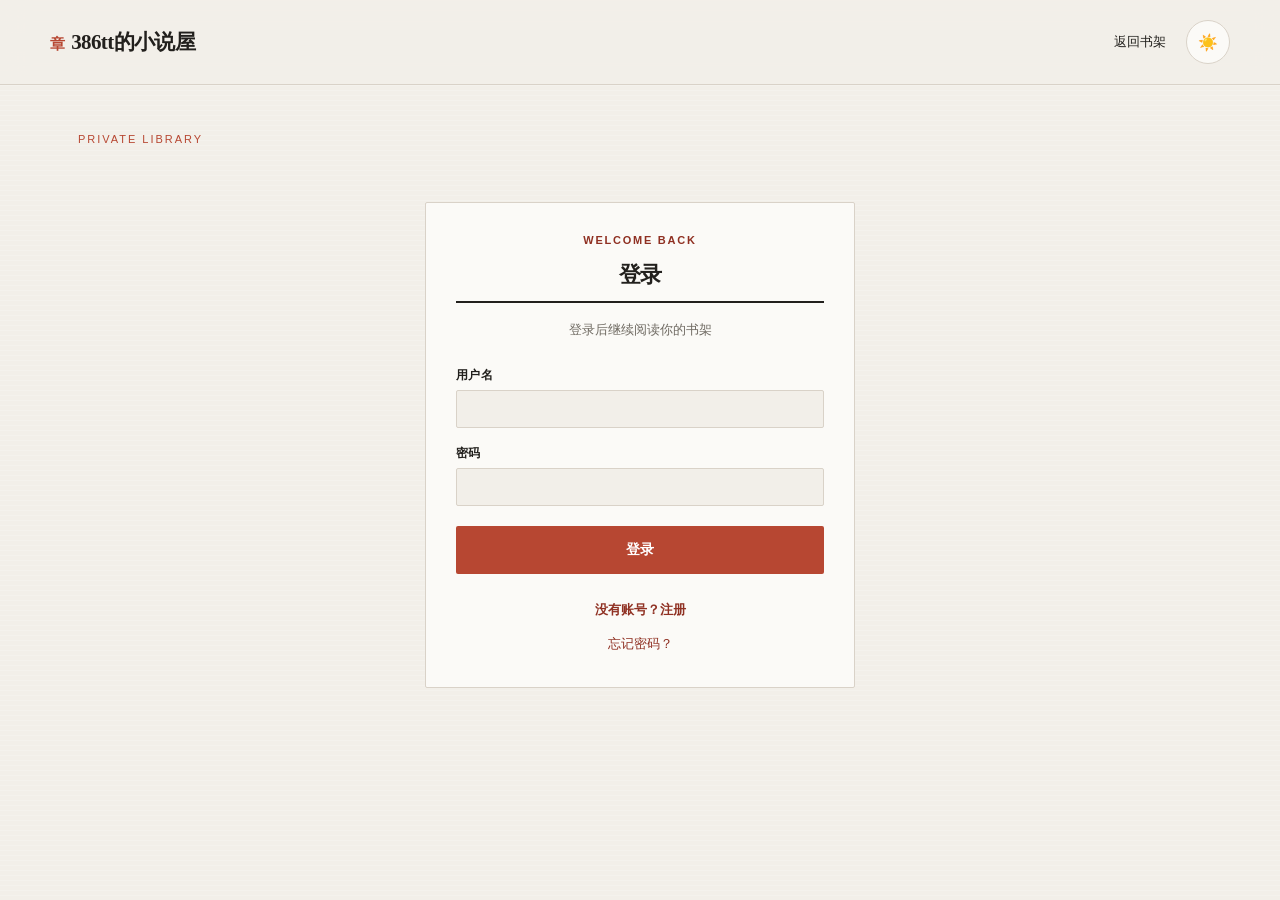
<file: auth.html>
<!DOCTYPE html>
<html lang="zh-CN">
<head>
  <meta charset="UTF-8">
  <meta name="viewport" content="width=device-width, initial-scale=1.0">
  <title>登录 / 注册 - 书间</title>
  <script src="/theme.js"></script>
  <link rel="stylesheet" href="/style.css?v=commentfix-20261112">
</head>
<body>
  <div class="navbar">
    <h1><a href="/">386tt的小说屋</a></h1>
    <nav>
      <a href="/">返回书架</a>
      <button class="theme-toggle" type="button" title="切换主题">🌙</button>
    </nav>
  </div>
  <main class="container">
    <section class="admin-section auth-card">
      <div class="auth-card-heading">
        <span class="auth-eyebrow">WELCOME BACK</span>
        <h3 id="auth-title">登录</h3>
        <p>登录后继续阅读你的书架</p>
      </div>
      <div class="form-group" id="username-group">
        <label for="username">用户名</label>
        <input id="username" maxlength="32" autocomplete="username">
      </div>
      <div class="form-group" id="password-group">
        <label for="password">密码</label>
        <input id="password" type="password" maxlength="128" autocomplete="current-password">
      </div>
      <div class="form-group" id="email-group" style="display:none">
        <label for="email">邮箱</label>
        <input id="email" type="email" maxlength="254" autocomplete="email" placeholder="用于验证和找回密码">
      </div>
      <button class="btn auth-submit" id="submit">登录</button>
      <div id="message" class="auth-message"></div>
      <div id="verification-success" class="auth-success" style="display:none">
        邮箱验证成功，注册已完成。现在可以使用账号和密码登录。
      </div>
      <div id="forgot-panel" class="auth-subpanel" style="display:none">
        <h4>找回密码</h4>
        <p>请输入注册账号时使用的邮箱，我们会发送密码重置链接。</p>
        <div class="form-group">
          <label for="forgot-email">注册邮箱</label>
          <input id="forgot-email" type="email" maxlength="254" autocomplete="email" placeholder="请输入邮箱地址">
        </div>
        <button class="btn auth-submit" id="forgot-submit">发送重置邮件</button>
        <button class="btn-link" id="forgot-back" type="button">返回登录</button>
        <div id="forgot-message" class="auth-message"></div>
      </div>
      <p class="auth-switch">
        <a href="#" id="toggle">没有账号？注册</a>
      </p>
      <p id="forgot-wrap" class="auth-forgot"><a href="#" id="forgot">忘记密码？</a></p>
    </section>
  </main>
  <script>
    let registering = false;
    const title = document.getElementById('auth-title');
    const submit = document.getElementById('submit');
    const toggle = document.getElementById('toggle');
    const message = document.getElementById('message');
    const emailGroup = document.getElementById('email-group');
    const forgotWrap = document.getElementById('forgot-wrap');
    const forgotPanel = document.getElementById('forgot-panel');
    const forgotSubmit = document.getElementById('forgot-submit');
    const forgotBack = document.getElementById('forgot-back');
    const forgotMessage = document.getElementById('forgot-message');
    const usernameGroup = document.getElementById('username-group');
    const passwordGroup = document.getElementById('password-group');
    const params = new URLSearchParams(location.search);
    const resetToken = params.get('reset');
    async function verifyEmail() {
      const token = params.get('verify') || (params.get('action') === 'verify' ? params.get('token') : null);
      if (!token) return;
      const response = await fetch('/api/auth?action=verify&token=' + encodeURIComponent(token), {
        cache: 'no-store',
        credentials: 'same-origin'
      });
      const data = await response.json();
      if (!response.ok) throw new Error(data.error || '邮箱验证失败');
      document.getElementById('verification-success').style.display = '';
      title.textContent = '注册成功';
      message.className = 'auth-success';
      message.textContent = data.message || '邮箱验证成功，注册已完成。现在可以登录。';
      history.replaceState(null, '', '/auth?verified=1');
    }
    if (resetToken) {
      title.textContent = '重置密码';
      submit.textContent = '保存新密码';
      emailGroup.style.display = 'none';
      forgotWrap.style.display = 'none';
      document.getElementById('password').placeholder = '输入新密码（至少8位，需字母和数字）';
      registering = 'reset';
    } else {
      verifyEmail().catch(error => {
        message.className = 'auth-error';
        message.textContent = error.message || '邮箱验证失败，请重新打开邮件链接';
      });
    }
    toggle.onclick = e => {
      e.preventDefault();
      registering = !registering;
      title.textContent = registering ? '注册读者账号' : '登录';
      submit.textContent = registering ? '注册' : '登录';
      emailGroup.style.display = registering ? '' : 'none';
      forgotWrap.style.display = registering ? 'none' : '';
      toggle.textContent = registering ? '已有账号？登录' : '没有账号？注册';
      document.getElementById('password').autocomplete = registering ? 'new-password' : 'current-password';
      message.className = '';
      message.textContent = '';
    };
    submit.onclick = async () => {
      message.textContent = '';
      submit.disabled = true;
      try {
        const action = registering === 'reset' ? 'reset' : (registering ? 'register' : 'login');
        const response = await fetch('/api/auth?action=' + action, {
          method: 'POST',
          headers: { 'Content-Type': 'application/json' },
          credentials: 'same-origin',
          body: JSON.stringify({
            username: document.getElementById('username').value,
            email: document.getElementById('email').value,
            password: document.getElementById('password').value,
            token: resetToken
          })
        });
        const data = await response.json();
        if (!response.ok) throw new Error(data.error || '请求失败');
        if (registering === 'reset') {
          message.textContent = '密码已重置，请登录';
          history.replaceState(null, '', '/auth');
          registering = false;
          emailGroup.style.display = 'none';
          forgotWrap.style.display = '';
        } else if (registering) {
          registering = false;
          title.textContent = '登录';
          submit.textContent = '登录';
          toggle.textContent = '没有账号？注册';
          document.getElementById('password').value = '';
          message.className = 'auth-success';
          message.textContent = `注册成功！验证邮件已经发送到 ${document.getElementById('email').value}，请查收邮件并点击验证链接后再登录。`;
        } else {
          location.href = '/';
        }
      } catch (error) {
        message.textContent = error.message;
        message.style.color = '#e74c3c';
      } finally {
        submit.disabled = false;
      }
    };
    document.getElementById('forgot').onclick = e => {
      e.preventDefault();
      title.textContent = '找回密码';
      usernameGroup.style.display = 'none';
      passwordGroup.style.display = 'none';
      emailGroup.style.display = 'none';
      submit.style.display = 'none';
      toggle.parentElement.style.display = 'none';
      forgotWrap.style.display = 'none';
      forgotPanel.style.display = '';
      message.textContent = '';
      forgotMessage.textContent = '';
      document.getElementById('forgot-email').focus();
    };
    forgotBack.onclick = () => {
      title.textContent = '登录';
      usernameGroup.style.display = '';
      passwordGroup.style.display = '';
      submit.style.display = '';
      toggle.parentElement.style.display = '';
      forgotWrap.style.display = '';
      forgotPanel.style.display = 'none';
      message.className = '';
      message.textContent = '';
    };
    forgotSubmit.onclick = async () => {
      const email = document.getElementById('forgot-email').value.trim();
      if (!email) {
        forgotMessage.className = 'auth-error';
        forgotMessage.textContent = '请输入注册邮箱';
        return;
      }
      forgotSubmit.disabled = true;
      forgotMessage.className = '';
      forgotMessage.textContent = '';
      try {
        const response = await fetch('/api/auth?action=forgot', {
          method: 'POST',
          headers: { 'Content-Type': 'application/json' },
          body: JSON.stringify({ email })
        });
        const data = await response.json();
        if (!response.ok) throw new Error(data.error || '请求失败');
        forgotMessage.className = 'auth-success';
        forgotMessage.textContent = '如果该邮箱已注册，密码重置邮件已经发送，请查收邮箱。';
      } catch (error) {
        forgotMessage.className = 'auth-error';
        forgotMessage.textContent = error.message;
      } finally {
        forgotSubmit.disabled = false;
      }
    };
  </script>
</body>
</html>
</file>
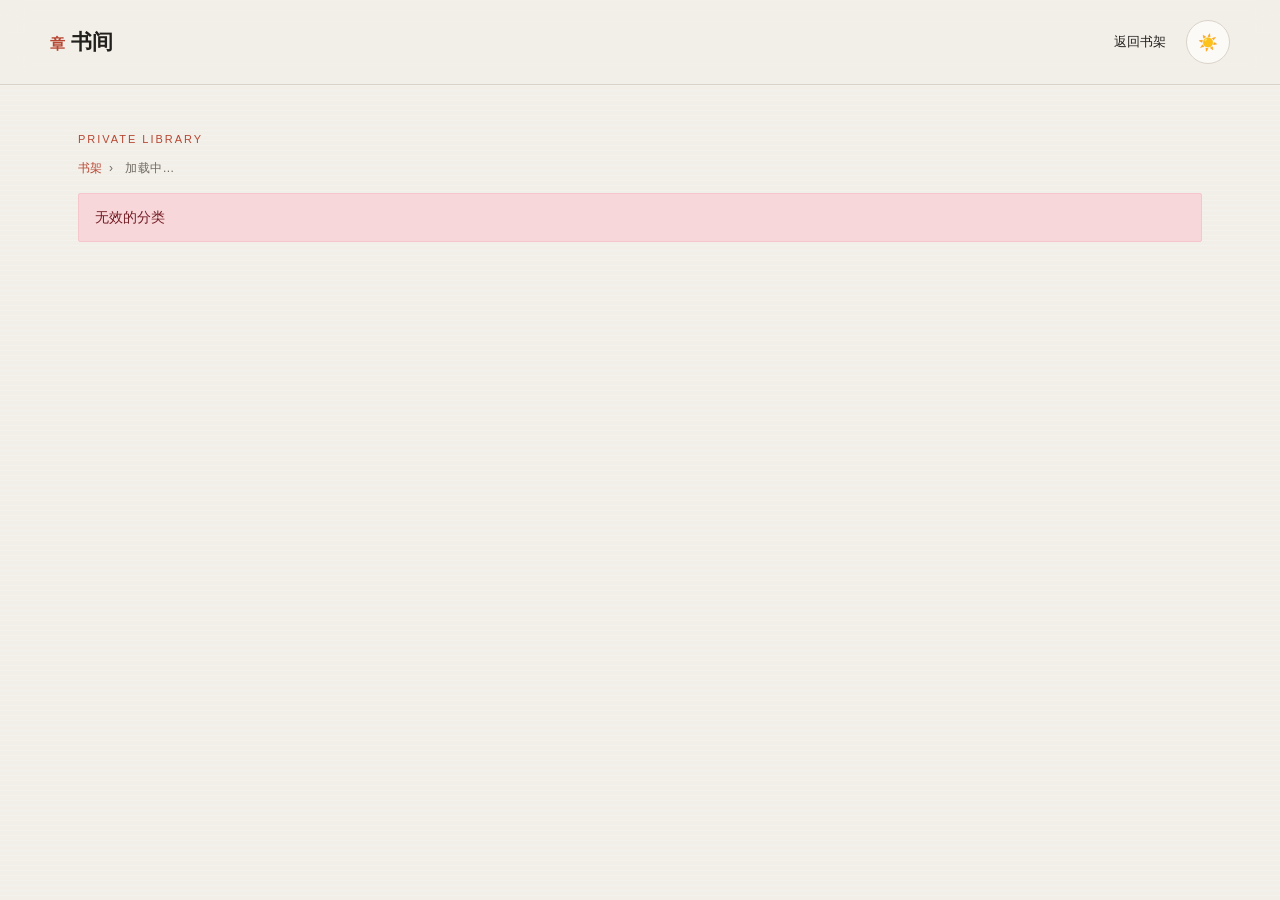
<file: category.html>
<!DOCTYPE html>
<html lang="zh-CN">
<head>
  <meta charset="UTF-8">
  <meta name="viewport" content="width=device-width, initial-scale=1.0, viewport-fit=cover">
  <title>分类 - 书间</title>
  <script src="/theme.js"></script>
  <link rel="stylesheet" href="/style.css?v=commentfix-20261112">
  <link rel="manifest" href="/manifest.json">
  <meta name="theme-color" content="#d4a574">
</head>
<body>
  <div class="navbar">
    <h1><a href="/">书间</a></h1>
    <nav><a href="/">返回书架</a><button class="theme-toggle" onclick="toggleTheme()" title="切换主题">🌙</button></nav>
  </div>
  <div class="container">
    <div class="breadcrumb"><a href="/">书架</a><span>›</span><span id="category-title">加载中...</span></div>
    <main>
      <div id="category-header" class="category-page-header loading">加载中...</div>
      <div id="category-content" class="book-grid-cover"></div>
    </main>
  </div>
  <script>
    function esc(s) { const d = document.createElement('div'); d.textContent = s || ''; return d.innerHTML; }
    function coverColor(title) {
      const colors = ['#e74c3c','#e67e22','#f1c40f','#2ecc71','#1abc9c','#3498db','#9b59b6','#e91e63'];
      let hash = 0; for (let i = 0; i < (title || '').length; i++) hash = ((hash << 5) - hash + title.charCodeAt(i)) | 0;
      return colors[Math.abs(hash) % colors.length];
    }
    async function loadCategory() {
      const id = Number(new URLSearchParams(location.search).get('id'));
      const header = document.getElementById('category-header');
      const content = document.getElementById('category-content');
      if (!Number.isInteger(id) || id < 1) {
        header.className = 'msg msg-error';
        header.textContent = '无效的分类';
        return;
      }
      try {
        const [tagsRes, booksRes] = await Promise.all([fetch('/api/tags'), fetch('/api/books')]);
        const tags = (await tagsRes.json()).tags || [];
        const books = (await booksRes.json()).books || [];
        const tag = tags.find(item => item.id === id);
        if (!tag) throw new Error('分类不存在');
        const matched = books.filter(book => (book.tags || []).some(item => item.id === id));
        document.title = tag.name + ' - 书间';
        document.getElementById('category-title').textContent = tag.name;
        header.className = 'category-page-header';
        header.innerHTML = `<div><h2>${esc(tag.name)}</h2><p>${matched.length} 本书</p></div>`;
        if (!matched.length) {
          content.innerHTML = '<div class="empty"><p>这个分类暂时没有书籍</p></div>';
          return;
        }
        content.innerHTML = matched.map(book => {
          const cover = book.cover_key
            ? `<img class="cover-img" src="/api/covers/${book.id}" alt="${esc(book.title)}" loading="lazy">`
            : `<div class="cover-placeholder" style="background:${coverColor(book.title)}">${esc((book.title || '?')[0])}</div>`;
          const tags = (book.tags || []).map(item => `<span class="tag-pill book-tag-link" role="link" tabindex="0" data-category-url="/category.html?id=${item.id}" style="--category-color:${esc(item.color)}">${esc(item.name)}</span>`).join('');
          return `<a class="book-card-cover" href="/book.html?id=${book.id}">${cover}<div class="card-body"><h3>${esc(book.title)}</h3><div class="meta">${book.author ? esc(book.author) + ' · ' : ''}${book.chapter_count}章</div><div class="card-tags">${tags}</div></div></a>`;
        }).join('');
        content.querySelectorAll('.book-tag-link').forEach(tag => {
          const openCategory = event => {
            event.preventDefault();
            event.stopPropagation();
            if (event.type === 'click' || event.key === 'Enter' || event.key === ' ') location.href = tag.dataset.categoryUrl;
          };
          tag.addEventListener('click', openCategory);
          tag.addEventListener('keydown', openCategory);
        });
      } catch (error) {
        header.className = 'msg msg-error';
        header.textContent = error.message || '分类加载失败';
      }
    }
    loadCategory();
  </script>
</body>
</html>
</file>
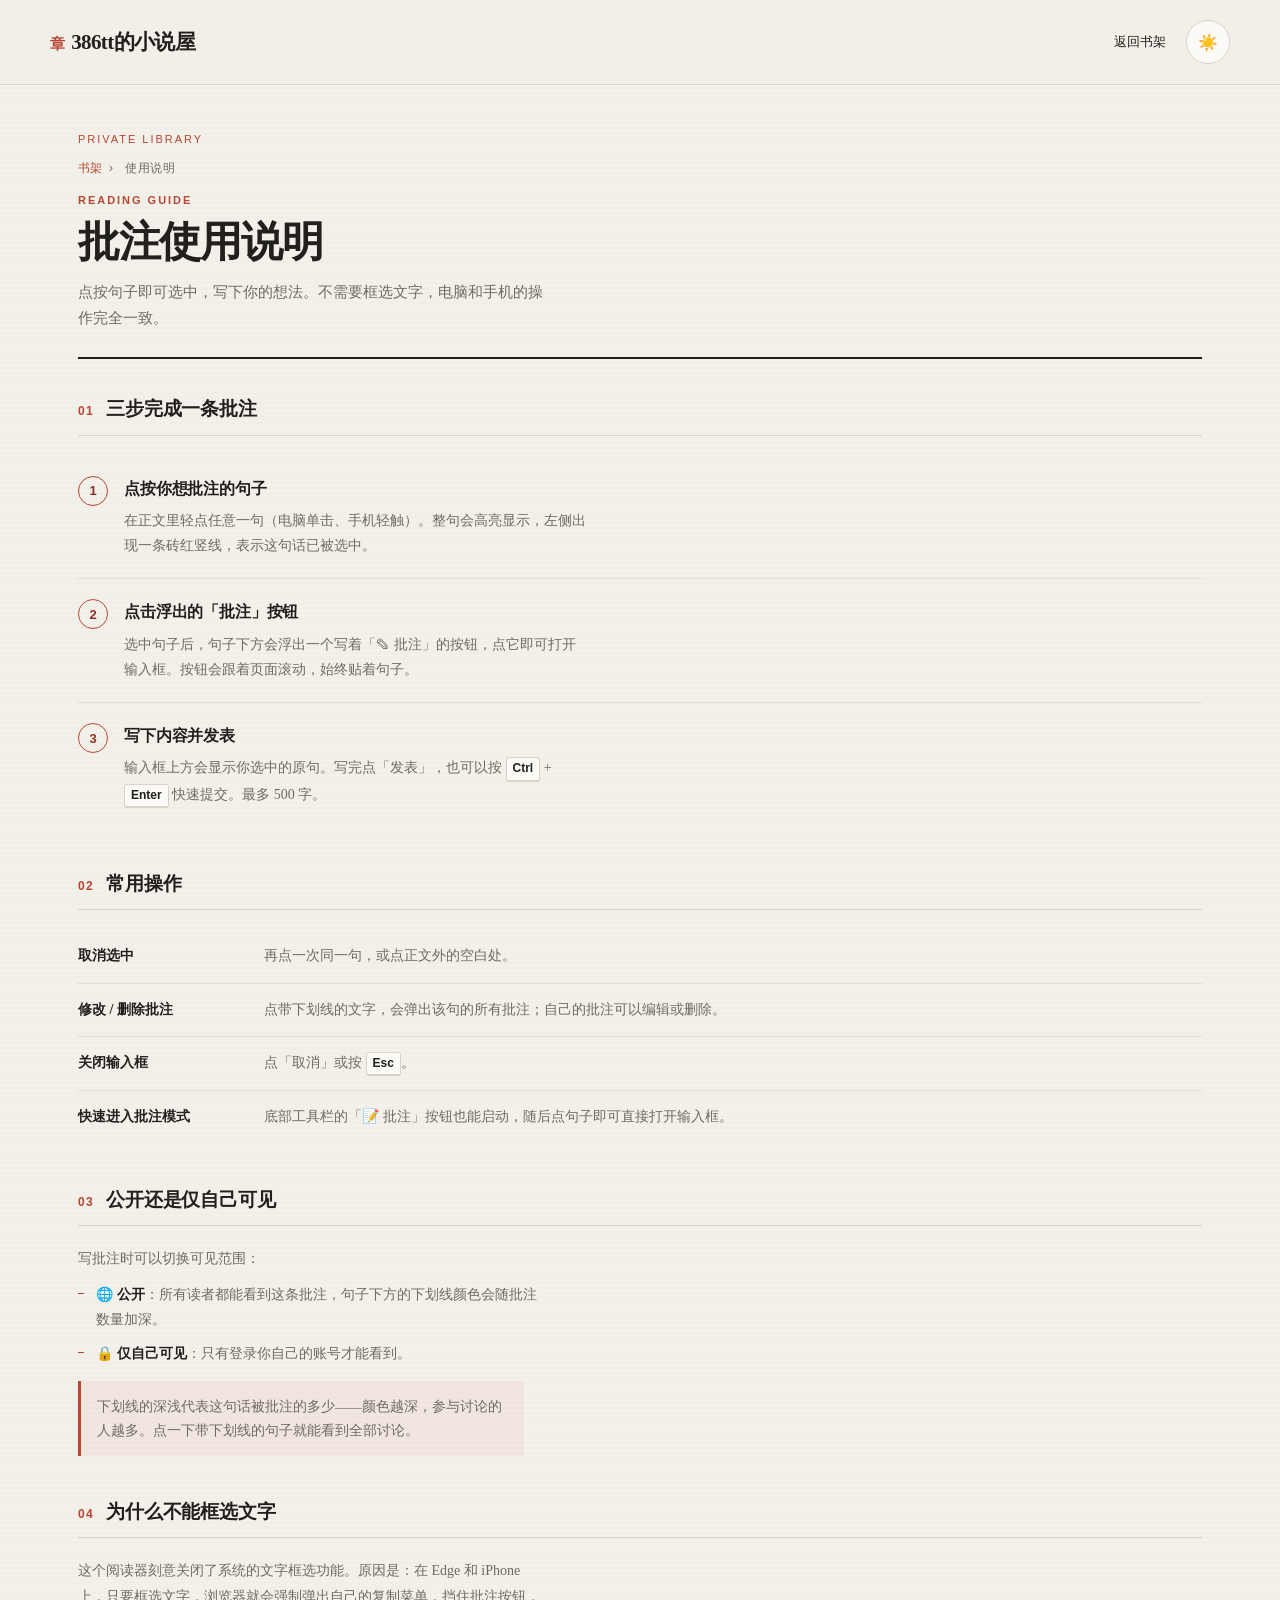
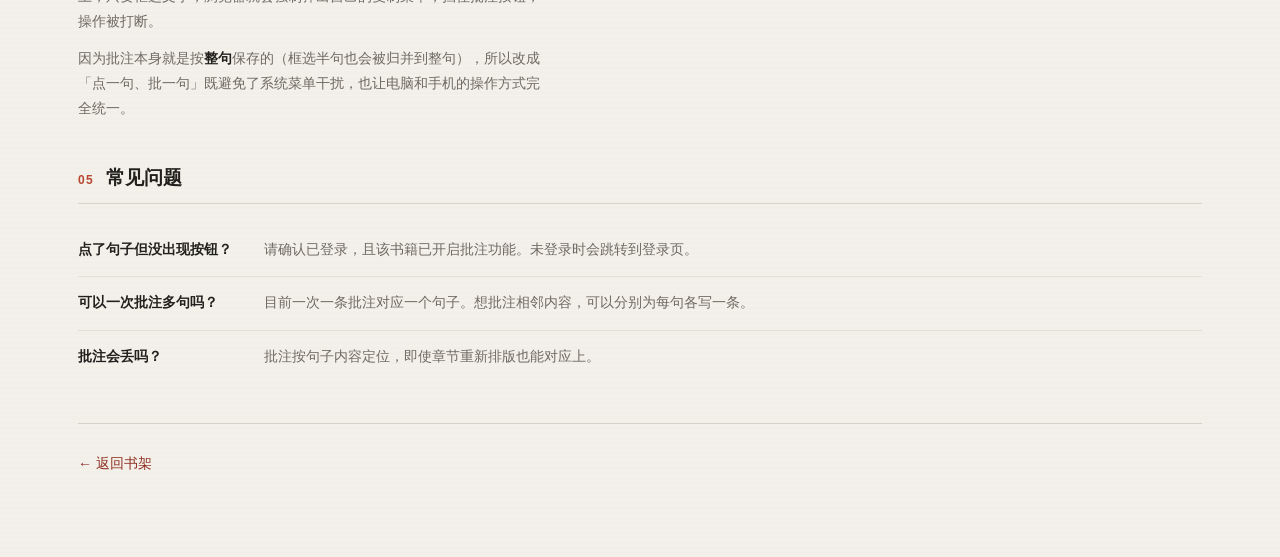
<file: guide.html>
<!DOCTYPE html>
<html lang="zh-CN">
<head>
  <meta charset="UTF-8">
  <meta name="viewport" content="width=device-width, initial-scale=1.0, viewport-fit=cover">
  <title>批注使用说明 - 书间</title>
  <meta name="description" content="如何在书间中使用批注功能：点按句子即可选中并写批注">
  <script src="/theme.js"></script>
  <link rel="stylesheet" href="/style.css?v=commentfix-20261112">
  <link rel="manifest" href="/manifest.json">
  <meta name="theme-color" content="#d4a574">
</head>
<body>
  <div class="navbar">
    <h1><a href="/">386tt的小说屋</a></h1>
    <nav>
      <a href="/">返回书架</a>
      <button class="theme-toggle" onclick="toggleTheme()" title="切换主题">🌙</button>
    </nav>
  </div>

  <div class="container">
    <div class="breadcrumb"><a href="/">书架</a><span>›</span><span>使用说明</span></div>

    <header class="guide-hero">
      <p class="guide-eyebrow">READING GUIDE</p>
      <h1 class="guide-title">批注使用说明</h1>
      <p class="guide-lead">点按句子即可选中，写下你的想法。不需要框选文字，电脑和手机的操作完全一致。</p>
    </header>

    <section class="guide-section">
      <h2 class="guide-heading"><span class="guide-num">01</span>三步完成一条批注</h2>
      <ol class="guide-steps">
        <li class="guide-step">
          <span class="guide-step-num">1</span>
          <div class="guide-step-body">
            <h3>点按你想批注的句子</h3>
            <p>在正文里轻点任意一句（电脑单击、手机轻触）。整句会高亮显示，左侧出现一条砖红竖线，表示这句话已被选中。</p>
          </div>
        </li>
        <li class="guide-step">
          <span class="guide-step-num">2</span>
          <div class="guide-step-body">
            <h3>点击浮出的「批注」按钮</h3>
            <p>选中句子后，句子下方会浮出一个写着「✎ 批注」的按钮，点它即可打开输入框。按钮会跟着页面滚动，始终贴着句子。</p>
          </div>
        </li>
        <li class="guide-step">
          <span class="guide-step-num">3</span>
          <div class="guide-step-body">
            <h3>写下内容并发表</h3>
            <p>输入框上方会显示你选中的原句。写完点「发表」，也可以按 <kbd>Ctrl</kbd> + <kbd>Enter</kbd> 快速提交。最多 500 字。</p>
          </div>
        </li>
      </ol>
    </section>

    <section class="guide-section">
      <h2 class="guide-heading"><span class="guide-num">02</span>常用操作</h2>
      <dl class="guide-list">
        <div class="guide-row">
          <dt>取消选中</dt>
          <dd>再点一次同一句，或点正文外的空白处。</dd>
        </div>
        <div class="guide-row">
          <dt>修改 / 删除批注</dt>
          <dd>点带下划线的文字，会弹出该句的所有批注；自己的批注可以编辑或删除。</dd>
        </div>
        <div class="guide-row">
          <dt>关闭输入框</dt>
          <dd>点「取消」或按 <kbd>Esc</kbd>。</dd>
        </div>
        <div class="guide-row">
          <dt>快速进入批注模式</dt>
          <dd>底部工具栏的「📝 批注」按钮也能启动，随后点句子即可直接打开输入框。</dd>
        </div>
      </dl>
    </section>

    <section class="guide-section">
      <h2 class="guide-heading"><span class="guide-num">03</span>公开还是仅自己可见</h2>
      <p class="guide-text">写批注时可以切换可见范围：</p>
      <ul class="guide-bullets">
        <li><strong>🌐 公开</strong>：所有读者都能看到这条批注，句子下方的下划线颜色会随批注数量加深。</li>
        <li><strong>🔒 仅自己可见</strong>：只有登录你自己的账号才能看到。</li>
      </ul>
      <p class="guide-note">下划线的深浅代表这句话被批注的多少——颜色越深，参与讨论的人越多。点一下带下划线的句子就能看到全部讨论。</p>
    </section>

    <section class="guide-section">
      <h2 class="guide-heading"><span class="guide-num">04</span>为什么不能框选文字</h2>
      <p class="guide-text">这个阅读器刻意关闭了系统的文字框选功能。原因是：在 Edge 和 iPhone 上，只要框选文字，浏览器就会强制弹出自己的复制菜单，挡住批注按钮，操作被打断。</p>
      <p class="guide-text">因为批注本身就是按<strong>整句</strong>保存的（框选半句也会被归并到整句），所以改成「点一句、批一句」既避免了系统菜单干扰，也让电脑和手机的操作方式完全统一。</p>
    </section>

    <section class="guide-section guide-faq">
      <h2 class="guide-heading"><span class="guide-num">05</span>常见问题</h2>
      <dl class="guide-list">
        <div class="guide-row">
          <dt>点了句子但没出现按钮？</dt>
          <dd>请确认已登录，且该书籍已开启批注功能。未登录时会跳转到登录页。</dd>
        </div>
        <div class="guide-row">
          <dt>可以一次批注多句吗？</dt>
          <dd>目前一次一条批注对应一个句子。想批注相邻内容，可以分别为每句各写一条。</dd>
        </div>
        <div class="guide-row">
          <dt>批注会丢吗？</dt>
          <dd>批注按句子内容定位，即使章节重新排版也能对应上。</dd>
        </div>
      </dl>
    </section>

    <footer class="guide-footer">
      <a href="/" class="guide-back">← 返回书架</a>
    </footer>
  </div>

  <script>
  </script>
</body>
</html>
</file>
<file: style.css>
/* 小说站全局样式 */
* { margin: 0; padding: 0; box-sizing: border-box; }

:root {
  /* 主色调变量 */
  --bg: #faf8f5;
  --card-bg: #ffffff;
  --text: #2c2c2c;
  --text-light: #5a5a5a;  /* 提高对比度：从 #666 改为更深的颜色，对比度 5.1:1 */
  --accent: #d4a574;
  --accent-dark: #b8895a;
  --border: #e8e0d8;
  --shadow: 0 2px 8px rgba(0,0,0,0.06);
  --radius: 8px;
  --max-width: 960px;
  --reading-width: 720px;
  --font-size: 17px;
  --line-height: 2;
  --letter-spacing: 0.02em;
  --font-family: 'Georgia', 'Noto Serif SC', 'Source Han Serif CN', serif;
  
  /* z-index 层级体系 */
  --z-dropdown: 100;
  --z-sticky: 200;
  --z-overlay: 300;
  --z-modal: 400;
  --z-tooltip: 500;
  --z-notification: 600;
  
  /* P3修复：语义化颜色变量 - 统一使用连字符命名 */
  --color-success: #15803d;
  --color-success-bg: #d4edda;
  --color-success-border: #c3e6cb;
  --color-error: #721c24;
  --color-error-bg: #f8d7da;
  --color-error-border: #f5c6cb;
  --color-danger: #e74c3c;
  --color-danger-hover: #c0392b;
  --color-warning: #f59e0b;
  --color-info: #3b82f6;
  
  /* 角色标签颜色 */
  --color-role-super-bg: #fce7f3;
  --color-role-super-text: #be185d;
  --color-role-admin-bg: #dbeafe;
  --color-role-admin-text: #1d4ed8;
  --color-role-demo-bg: #dcfce7;
  --color-role-demo-text: #15803d;
  
  /* iOS安全区域 */
  --safe-area-inset-top: env(safe-area-inset-top, 0px);
  --safe-area-inset-bottom: env(safe-area-inset-bottom, 0px);
  --safe-area-inset-left: env(safe-area-inset-left, 0px);
  --safe-area-inset-right: env(safe-area-inset-right, 0px);
}

/* 夜间模式 */
[data-theme="dark"] {
  --bg: #1a1a2e;
  --card-bg: #16213e;
  --text: #e8e8e8;  /* 提高对比度 */
  --text-light: #b8b8b8;  /* 提高对比度：从 #a0a0a0 改为更亮，对比度 8.1:1 */
  --accent: #e2b07a;
  --accent-dark: #c89660;
  --border: #2a2a4a;
  --shadow: 0 2px 8px rgba(0,0,0,0.3);
}

/* 护眼模式 */
[data-theme="green"] {
  --bg: #c7edcc;
  --card-bg: #d4f2d8;
  --text: #2c3e2c;
  --text-light: #3d5c3d;  /* 提高对比度：从 #556b55 改为更深，对比度 5.2:1 */
  --accent: #6aab6a;
  --accent-dark: #4e8f4e;
  --border: #a8d8a8;
  --shadow: 0 2px 8px rgba(0,0,0,0.06);
}

/* 羊皮纸模式 */
[data-theme="sepia"] {
  --bg: #f5e6c8;
  --card-bg: #faf0dc;
  --text: #3d3020;  /* 提高对比度：从 #5b4636 改为更深 */
  --text-light: #5a4a30;  /* 提高对比度：从 #8b7355 改为更深，对比度 5.5:1 */
  --accent: #c49a6c;
  --accent-dark: #a67c52;
  --border: #dcc8a0;
  --shadow: 0 2px 8px rgba(0,0,0,0.08);
}

/* 淡蓝模式 */
[data-theme="blue"] {
  --bg: #e8f0fe;
  --card-bg: #f0f5ff;
  --text: #2c3e50;
  --text-light: #4a6a8a;  /* 提高对比度：从 #5a7a9a 改为更深，对比度 5.0:1 */
  --accent: #5b9bd5;
  --accent-dark: #4178b0;
  --border: #c0d8f0;
  --shadow: 0 2px 8px rgba(0,0,0,0.06);
}

body {
  font-family: var(--font-family);
  background: var(--bg);
  color: var(--text);
  line-height: 1.8;
  min-height: 100vh;
  transition: background 0.3s, color 0.3s;
}

.auth-subpanel {
  margin-top: 18px;
  padding: 18px;
  border: 1px solid var(--border);
  border-radius: var(--radius);
  background: var(--bg);
}

.auth-subpanel h4 {
  margin-bottom: 8px;
}

.auth-subpanel p {
  color: var(--text-light);
  font-size: 0.95rem;
  margin-bottom: 14px;
}

.btn-link {
  display: block;
  margin: 10px auto 0;
  border: 0;
  background: transparent;
  color: var(--accent-dark);
  cursor: pointer;
  font: inherit;
}

.auth-success,
.auth-error {
  padding: 10px 12px;
  border-radius: 6px;
  line-height: 1.6;
}

.auth-success {
  color: var(--color-success);
  background: var(--color-success-bg);
  border: 1px solid var(--color-success-border);
}

.auth-error {
  color: var(--color-error);
  background: var(--color-error-bg);
  border: 1px solid var(--color-error-border);
}

.auth-card {
  width: min(100%, 430px);
  margin: 56px auto;
  padding: 34px 36px 30px;
  border-top: 4px solid var(--accent);
}
.auth-card-heading { text-align: center; margin-bottom: 26px; }
.auth-eyebrow {
  display: block;
  color: var(--accent-dark);
  font: 700 11px/1.4 Arial, sans-serif;
  letter-spacing: .16em;
  margin-bottom: 8px;
}
.auth-card-heading h3 { margin-bottom: 6px; }
.auth-card-heading p { color: var(--text-light); font-size: 13px; }
.auth-submit { width: 100%; margin: 4px 0 0; }
.auth-message { min-height: 0; margin-top: 12px; }
.auth-switch, .auth-forgot { text-align: center; }
.auth-switch { margin-top: 22px; }
.auth-forgot { margin-top: 8px; }
.auth-switch a, .auth-forgot a, .btn-link {
  color: var(--accent-dark);
  font-size: 13px;
  text-decoration: none;
}
.auth-switch a { font-weight: 700; }
.auth-switch a:hover, .auth-forgot a:hover, .btn-link:hover { text-decoration: underline; }
.auth-subpanel { margin-top: 22px; padding: 20px; }
.auth-subpanel h4 { font-size: 17px; }

/* 触摸目标最小尺寸 - 确保移动端可访问性 */
button,
.btn,
[role="button"],
input[type="submit"],
input[type="button"],
input[type="reset"],
a.nav-link,
.theme-toggle,
.font-btn,
.bar-btn,
.anno-float-btn,
.anno-vis-btn,
.anno-sort-tab,
.anno-like-btn,
.btn-link,
.font-option,
.theme-dot {
    min-height: 44px;
    min-width: 44px;
}

/* Tag pills are inline labels: keep natural size, not a 44px touch block */
.tag-pill {
    min-height: 0;
    min-width: 0;
}

/* 对于小图标按钮，使用 padding 扩大触摸区域 */
.icon-btn,
.anno-float-btn {
    padding: 12px;
}

/* 统一禁用 tap highlight */
button, a, .tag-pill, .theme-dot, .font-option {
    -webkit-tap-highlight-color: transparent;
}

/* 焦点状态 - 确保键盘导航可见性 */
:focus-visible {
    outline: 3px solid var(--accent, #007bff);
    outline-offset: 2px;
}

button:focus-visible,
a:focus-visible,
input:focus-visible,
select:focus-visible,
textarea:focus-visible,
.btn:focus-visible,
.nav-link:focus-visible,
.book-card:focus-visible,
.chapter-list a:focus-visible,
.theme-toggle:focus-visible,
.font-btn:focus-visible,
.bar-btn:focus-visible,
.tag-pill:focus-visible {
    outline: 3px solid var(--accent, #007bff);
    outline-offset: 2px;
}

/* 移除默认 outline 避免双重边框 */
:focus {
    outline: none;
}

/* 鼠标点击时不显示焦点环，仅键盘导航时显示 */
:focus:not(:focus-visible) {
    outline: none;
}

/* 导航栏 */
.navbar {
  background: var(--card-bg);
  border-bottom: 1px solid var(--border);
  padding: 16px 24px;
  display: flex;
  align-items: center;
  justify-content: space-between;
  max-width: var(--max-width);
  margin: 0 auto;
  transition: background 0.3s;
}
.navbar h1 { font-size: 20px; font-weight: 600; color: var(--text); }
.navbar h1 a { color: inherit; text-decoration: none; }
.navbar nav { display: flex; align-items: center; gap: 16px; }
.navbar nav a {
  color: var(--text-light);
  text-decoration: none;
  font-size: 14px;
  min-height: 44px;
  display: inline-flex;
  align-items: center;
}
.navbar nav a:hover { color: var(--accent-dark); }

/* 用户角色标签 */
.role-badge {
  display: inline-block;
  padding: 2px 8px;
  border-radius: 10px;
  font-size: 11px;
  font-weight: 500;
  vertical-align: middle;
}
.role-badge.super { background: var(--color-role-super-bg); color: var(--color-role-super-text); }
.role-badge.admin { background: var(--color-role-admin-bg); color: var(--color-role-admin-text); }
.role-badge.demo { background: var(--color-role-demo-bg); color: var(--color-role-demo-text); }
.role-badge.guest { background: var(--bg); color: var(--text-light); border: 1px solid var(--border); }

/* 主题切换按钮 */
.theme-toggle {
  background: none;
  border: 1px solid var(--border);
  border-radius: var(--radius);
  padding: 6px 10px;
  cursor: pointer;
  font-size: 16px;
  color: var(--text);
  transition: background 0.15s;
}
.theme-toggle:hover { background: var(--bg); }

/* 字号控制 */
.font-controls {
  display: flex;
  align-items: center;
  gap: 6px;
}
.font-btn {
  background: none;
  border: 1px solid var(--border);
  border-radius: var(--radius);
  padding: 4px 10px;
  cursor: pointer;
  font-size: 14px;
  color: var(--text);
  transition: background 0.15s;
}
.font-btn:hover { background: var(--bg); }

/* 容器 */
.container {
  max-width: var(--max-width);
  margin: 0 auto;
  padding: 24px;
}

/* 书架网格 */
.book-grid {
  display: grid;
  grid-template-columns: repeat(auto-fill, minmax(280px, 1fr));
  gap: 20px;
  margin-top: 20px;
}
.book-card {
  background: var(--card-bg);
  border: 1px solid var(--border);
  border-radius: var(--radius);
  padding: 20px;
  box-shadow: var(--shadow);
  transition: transform 0.2s, box-shadow 0.2s, background 0.3s;
  cursor: pointer;
  text-decoration: none;
  color: inherit;
  display: block;
}
.book-card:hover {
  transform: translateY(-2px);
  box-shadow: 0 4px 16px rgba(0,0,0,0.1);
}
.book-card h3 { font-size: 18px; margin-bottom: 8px; color: var(--text); }
.book-card .meta { font-size: 13px; color: var(--text-light); margin-bottom: 8px; }
.book-card .desc {
  font-size: 14px;
  color: var(--text-light);
  display: -webkit-box;
  -webkit-line-clamp: 3;
  -webkit-box-orient: vertical;
  overflow: hidden;
}

/* 章节目录 */
.book-header {
  background: var(--card-bg);
  border: 1px solid var(--border);
  border-radius: var(--radius);
  padding: 24px;
  margin-bottom: 20px;
  box-shadow: var(--shadow);
  transition: background 0.3s;
}
.book-header h2 { font-size: 24px; margin-bottom: 8px; }
.book-header .author { color: var(--text-light); font-size: 14px; margin-bottom: 12px; }
.book-header .desc { color: var(--text-light); font-size: 15px; line-height: 1.6; white-space: pre-wrap; overflow-wrap: anywhere; }

.chapter-list {
  list-style: none;
  background: var(--card-bg);
  border: 1px solid var(--border);
  border-radius: var(--radius);
  box-shadow: var(--shadow);
  overflow: hidden;
  transition: background 0.3s;
}
.chapter-list li { border-bottom: 1px solid var(--border); }
.chapter-list li:last-child { border-bottom: none; }
.chapter-list a {
  display: flex;
  justify-content: space-between;
  align-items: center;
  padding: 14px 20px;
  color: var(--text);
  text-decoration: none;
  transition: background 0.15s;
  min-height: 44px;
}
.chapter-list a:hover { background: rgba(128,128,128,0.08); }
.chapter-list .chapter-title { font-size: 15px; }
.chapter-list .chapter-meta { font-size: 12px; color: var(--text-light); }

/* 阅读页 */
.reader {
  max-width: var(--reading-width);
  margin: 0 auto;
  padding: 32px 24px;
}
.reader h2 {
  font-size: 22px;
  text-align: center;
  margin-bottom: 32px;
  color: var(--text);
}
.reader-content {
  font-size: var(--font-size);
  line-height: var(--line-height);
  color: var(--text);
  white-space: pre-wrap;
  word-wrap: break-word;
  text-indent: 2em;
  letter-spacing: var(--letter-spacing);
  text-align: justify;
}
/* 批注交互：关闭原生选区，避免 Edge 浮动工具条与 iOS 长按菜单 */
.reader-content {
  -webkit-touch-callout: none;
  -webkit-user-select: none;
  user-select: none;
}
.reader-content textarea,
.reader-content input {
  -webkit-user-select: text;
  user-select: text;
}

/* 按句选中：当前句子高亮 */
.reader-content p[data-para-idx] {
  cursor: pointer;
  border-radius: 2px;
  transition: background-color .15s ease;
}
.reader-content p[data-para-idx]:hover {
  background: color-mix(in srgb, var(--accent) 7%, transparent);
}
.reader-content p.anno-sentence-active {
  background: color-mix(in srgb, var(--accent) 16%, transparent);
  box-shadow: inset 2px 0 0 var(--accent);
}
/* 阅读工具栏 */
.reader-toolbar {
  display: flex;
  justify-content: center;
  align-items: center;
  gap: 12px;
  margin-bottom: 24px;
  padding: 10px;
  background: var(--card-bg);
  border: 1px solid var(--border);
  border-radius: var(--radius);
}
/* 阅读进度条 */
.progress-bar {
  position: fixed;
  top: 0;
  left: 0;
  height: 3px;
  background: var(--accent);
  z-index: var(--z-sticky, 200);
  transition: width 0.1s;
}
/* 导航 */
.reader-nav {
  display: flex;
  justify-content: space-between;
  align-items: center;
  margin-top: 40px;
  padding-top: 20px;
  border-top: 1px solid var(--border);
}
.reader-nav a, .reader-nav span {
  color: var(--accent-dark);
  text-decoration: none;
  font-size: 14px;
  padding: 8px 16px;
  border: 1px solid var(--border);
  border-radius: var(--radius);
  transition: background 0.15s;
}
.reader-nav a:hover { background: rgba(128,128,128,0.08); }
.reader-nav .disabled { color: var(--text-light); pointer-events: none; border-color: var(--border); opacity: 0.5; }

/* 面包屑 */
.breadcrumb {
  font-size: 13px;
  color: var(--text-light);
  margin-bottom: 16px;
}
.breadcrumb a { color: var(--accent-dark); text-decoration: none; }
.breadcrumb a:hover { text-decoration: underline; }
.breadcrumb span { margin: 0 6px; }

/* 返回顶部 */
.back-to-top {
  position: fixed;
  bottom: 30px;
  right: 30px;
  width: 44px;
  height: 44px;
  min-height: 44px;  /* 确保触摸目标尺寸 */
  min-width: 44px;
  background: var(--accent);
  color: white;
  border: none;
  border-radius: 50%;
  font-size: 20px;
  cursor: pointer;
  display: none;
  align-items: center;
  justify-content: center;
  box-shadow: 0 2px 8px rgba(0,0,0,0.2);
  z-index: var(--z-sticky, 200);
  transition: opacity 0.3s;
}
.back-to-top.visible { display: flex; }
.back-to-top:hover { background: var(--accent-dark); }

/* 管理后台 */
.admin-section {
  background: var(--card-bg);
  border: 1px solid var(--border);
  border-radius: var(--radius);
  padding: 24px;
  margin-bottom: 20px;
  box-shadow: var(--shadow);
  transition: background 0.3s;
}
.admin-section h3 {
  font-size: 16px;
  margin-bottom: 16px;
  padding-bottom: 8px;
  border-bottom: 1px solid var(--border);
}
.form-group { margin-bottom: 16px; }
.form-group label {
  display: block;
  font-size: 14px;
  color: var(--text-light);
  margin-bottom: 4px;
}
.form-group input,
.form-group textarea,
.form-group select {
  width: 100%;
  padding: 10px 12px;
  border: 1px solid var(--border);
  border-radius: var(--radius);
  font-size: 14px;
  font-family: inherit;
  background: var(--bg);
  color: var(--text);
  transition: background 0.3s, color 0.3s;
}
.form-group textarea { min-height: 200px; resize: vertical; }
.form-group input:focus,
.form-group textarea:focus,
.form-group select:focus {
  outline: none;
  border-color: var(--accent);
}

.btn {
  display: inline-block;
  padding: 10px 20px;
  background: var(--accent);
  color: white;
  border: none;
  border-radius: var(--radius);
  font-size: 14px;
  cursor: pointer;
  transition: background 0.15s;
  margin-right: 8px;
}
.btn:hover { background: var(--accent-dark); }
.btn:disabled { opacity: 0.5; cursor: not-allowed; }
.btn-danger { background: var(--color-danger); }
.btn-danger:hover { background: var(--color-danger-hover); }
.btn-sm { padding: 6px 12px; font-size: 13px; }

.msg {
  padding: 12px 16px;
  border-radius: var(--radius);
  margin-top: 12px;
  font-size: 14px;
}
.msg-success { background: var(--color-success-bg); color: var(--color-success); border: 1px solid var(--color-success-border); }
.msg-error { background: var(--color-error-bg); color: var(--color-error); border: 1px solid var(--color-error-border); }
[data-theme="dark"] .msg-success { background: #1a3a2a; color: #8fd4a4; border-color: #2a5a3a; }
[data-theme="dark"] .msg-error { background: #3a1a1a; color: #f4a0a0; border-color: #5a2a2a; }

/* 管理列表 */
.admin-list { list-style: none; }
.admin-list li {
  display: flex;
  justify-content: space-between;
  align-items: center;
  padding: 12px 0;
  border-bottom: 1px solid var(--border);
}
.admin-list li:last-child { border-bottom: none; }
.admin-list .item-info { flex: 1; }
.admin-list .item-title { font-size: 15px; color: var(--text); }
.admin-list .item-meta { font-size: 12px; color: var(--text-light); margin-top: 2px; }
.admin-list .item-actions { display: flex; gap: 6px; }

/* 空状态 */
.empty { text-align: center; padding: 60px 20px; color: var(--text-light); }
.empty p { font-size: 16px; margin-bottom: 8px; }

/* 加载状态 */
.loading { text-align: center; padding: 40px; color: var(--text-light); }

/* 404页面 */
.error-page { text-align: center; padding: 80px 20px; }
.error-page h2 { font-size: 72px; color: var(--accent); margin-bottom: 16px; }
.error-page p { font-size: 18px; color: var(--text-light); margin-bottom: 24px; }

/* 阅读设置面板 */
.settings-overlay {
  position: fixed; top: 0; left: 0; right: 0; bottom: 0;
  background: rgba(0,0,0,0.4); z-index: var(--z-overlay, 300); display: none;
  align-items: flex-end; justify-content: center;
}
.settings-overlay.active { display: flex; }
.settings-panel {
  background: var(--card-bg); border-radius: 16px 16px 0 0;
  width: 100%; max-width: 600px; padding: 20px 24px 32px;
  max-height: 70vh; overflow-y: auto;
  box-shadow: 0 -4px 20px rgba(0,0,0,0.15);
  transition: background 0.3s;
}
.settings-panel h3 {
  font-size: 16px; margin-bottom: 20px; text-align: center;
  color: var(--text); position: relative;
}
.settings-panel .close-btn {
  position: absolute; right: 0; top: -2px; background: none;
  border: none; font-size: 20px; cursor: pointer; color: var(--text-light);
}
.setting-row {
  margin-bottom: 18px;
}
.setting-label {
  font-size: 13px; color: var(--text-light); margin-bottom: 8px; display: block;
}
.theme-options {
  display: flex; gap: 10px; flex-wrap: wrap;
}
.theme-dot {
  width: 36px; height: 36px; border-radius: 50%; border: 2px solid var(--border);
  cursor: pointer; transition: transform 0.15s, border-color 0.15s; position: relative;
}
.theme-dot:hover { transform: scale(1.1); }
.theme-dot.active { border-color: var(--accent); border-width: 3px; }
.theme-dot[data-theme="light"] { background: #faf8f5; }
.theme-dot[data-theme="dark"] { background: #1a1a2e; }
.theme-dot[data-theme="green"] { background: #c7edcc; }
.theme-dot[data-theme="sepia"] { background: #f5e6c8; }
.theme-dot[data-theme="blue"] { background: #e8f0fe; }
.font-options {
  display: flex; gap: 8px; flex-wrap: wrap;
}
.font-option {
  padding: 6px 14px; border: 1px solid var(--border); border-radius: var(--radius);
  cursor: pointer; font-size: 14px; color: var(--text); background: var(--bg);
  transition: border-color 0.15s, background 0.15s;
}
.font-option:hover { border-color: var(--accent); }
.font-option.active { border-color: var(--accent); background: var(--accent); color: #fff; }
.slider-row {
  display: flex; align-items: center; gap: 12px;
}
.slider-row input[type="range"] {
  flex: 1; accent-color: var(--accent); height: 4px;
}
.slider-row .slider-val {
  font-size: 13px; color: var(--text-light); min-width: 40px; text-align: right;
}

/* 阅读底部工具栏 */
.reader-bottom-bar {
  position: fixed; bottom: 0; left: 0; right: 0;
  background: var(--card-bg); border-top: 1px solid var(--border);
  display: flex; justify-content: space-around; align-items: center;
  padding: 8px 0; z-index: var(--z-sticky, 200);
  transform: translateY(100%); transition: transform 0.3s, background 0.3s;
  max-width: 600px; margin: 0 auto;
}
.reader-bottom-bar.visible { transform: translateY(0); }
.bar-btn {
  display: flex; flex-direction: column; align-items: center; gap: 2px;
  background: none; border: none; cursor: pointer; color: var(--text-light);
  font-size: 12px; padding: 8px 12px; min-height: 44px; transition: color 0.15s;
}
.bar-btn:hover, .bar-btn:active { color: var(--accent); }
.bar-btn .bar-icon { font-size: 20px; }

/* 继续阅读卡片 */
.continue-reading {
  background: linear-gradient(135deg, var(--accent), var(--accent-dark));
  border-radius: var(--radius); padding: 16px 20px; margin-bottom: 20px;
  color: #fff; text-decoration: none; display: flex;
  align-items: center; justify-content: space-between;
  transition: transform 0.2s, box-shadow 0.2s;
  box-shadow: 0 2px 12px rgba(212,165,116,0.3);
}
.continue-reading:hover { transform: translateY(-2px); box-shadow: 0 4px 20px rgba(212,165,116,0.4); }
.continue-info { flex: 1; }
.continue-info .continue-label { font-size: 12px; opacity: 0.85; margin-bottom: 4px; }
.continue-info .continue-title { font-size: 16px; font-weight: 600; }
.continue-info .continue-chapter { font-size: 13px; opacity: 0.85; margin-top: 2px; }
.continue-arrow { font-size: 24px; opacity: 0.8; }

/* 搜索框 */
.search-bar {
  display: flex; gap: 8px; margin-bottom: 20px;
}
.search-bar input {
  flex: 1; padding: 10px 14px; border: 1px solid var(--border);
  border-radius: var(--radius); font-size: 14px; background: var(--card-bg);
  color: var(--text); transition: background 0.3s, border-color 0.15s;
}
.search-bar input:focus { outline: none; border-color: var(--accent); }
.search-bar button {
  padding: 10px 18px; background: var(--accent); color: #fff;
  border: none; border-radius: var(--radius); cursor: pointer;
  font-size: 14px; transition: background 0.15s;
}
.search-bar button:hover { background: var(--accent-dark); }
.search-results { margin-bottom: 20px; }
.search-results .result-item {
  background: var(--card-bg); border: 1px solid var(--border);
  border-radius: var(--radius); padding: 12px 16px; margin-bottom: 8px;
  text-decoration: none; display: block; color: var(--text);
  transition: background 0.15s;
}
.search-results .result-item:hover { background: rgba(128,128,128,0.08); }
.search-results .result-book { font-size: 12px; color: var(--text-light); }
.search-results .result-title { font-size: 15px; margin: 4px 0; }
.search-results .result-snippet { font-size: 13px; color: var(--text-light); }
.search-results .result-snippet mark { background: rgba(212,165,116,0.3); color: inherit; padding: 0 2px; border-radius: 2px; }

/* 章节目录浮层 */
.toc-overlay {
  position: fixed; top: 0; left: 0; right: 0; bottom: 0;
  background: rgba(0,0,0,0.4); z-index: var(--z-overlay, 300); display: none;
  align-items: center; justify-content: center;
}
.toc-overlay.active { display: flex; }
.toc-panel {
  background: var(--card-bg); border-radius: var(--radius);
  width: 90%; max-width: 400px; max-height: 70vh;
  display: flex; flex-direction: column;
  box-shadow: 0 4px 20px rgba(0,0,0,0.2);
}
.toc-panel h3 {
  padding: 16px 20px; margin: 0; font-size: 16px;
  border-bottom: 1px solid var(--border); color: var(--text);
}
.toc-list {
  list-style: none; overflow-y: auto; flex: 1; padding: 0; margin: 0;
}
.toc-list li a {
  display: block; padding: 10px 20px; color: var(--text);
  text-decoration: none; font-size: 14px; border-bottom: 1px solid var(--border);
  transition: background 0.15s;
}
.toc-list li a:hover { background: rgba(128,128,128,0.08); }
.toc-list li a.current { color: var(--accent); font-weight: 600; }

/* 响应式 */
@media (max-width: 640px) {
  .book-grid { grid-template-columns: 1fr; }
  .reader { padding: 20px 16px; }
  .reader-content { font-size: calc(var(--font-size) - 1px); }
  .navbar { padding: 12px 16px; flex-wrap: nowrap; gap: 10px; }
  .navbar h1 { font-size: 17px; flex: 0 0 auto; }
  .navbar nav { gap: 10px; flex-wrap: nowrap; min-width: 0; overflow: hidden; }
  .navbar nav a { font-size: 13px; white-space: nowrap; }
  .container { padding: 16px; }
  .book-header { padding: 16px; }
  .book-header h2 { font-size: 20px; }
  .chapter-list a { padding: 12px 16px; }
  .reader-toolbar { flex-wrap: wrap; gap: 8px; }
  .reader-nav { flex-direction: column; gap: 10px; }
  .reader-nav a, .reader-nav span { text-align: center; width: 100%; }
  .admin-list li { flex-direction: column; align-items: flex-start; gap: 8px; }
  .admin-list .item-actions { width: 100%; }
  .back-to-top { bottom: 20px; right: 20px; width: 44px; height: 44px; font-size: 16px; }
  .reader-bottom-bar { max-width: 100%; }
  .settings-panel { padding: 16px 16px 24px; }
  .back-to-top.has-bar { bottom: 70px; }
}
.back-to-top.has-bar { bottom: 80px; }

/* ===== 翻页模式 ===== */
body.pager-mode {
  overflow: hidden;
}
body.pager-mode .progress-bar {
  display: none;
}
body.pager-mode .back-to-top {
  display: none !important;
}
body.pager-mode .reader {
  height: calc(100vh - 100px);
  height: calc(100dvh - 100px);  /* 动态视口高度，解决移动端地址栏导致的跳动 */
  overflow: hidden;
  padding-bottom: env(safe-area-inset-bottom, 0px);
}
body.pager-mode .reader-content {
  column-width: 100%;
  column-count: 1;
  column-gap: 0;
  height: 100%;
  overflow: hidden;
  transition: transform 0.35s cubic-bezier(0.25, 0.46, 0.45, 0.94);
  will-change: transform;
  -webkit-backface-visibility: hidden;
  backface-visibility: hidden;
}
body.pager-mode .reader-nav {
  display: none;
}
body.pager-mode .breadcrumb {
  display: none;
}
body.pager-mode .reader h2 {
  margin-bottom: 16px;
  font-size: 18px;
}

/* 翻页点击区域 */
.pager-tap-left,
.pager-tap-right {
  position: fixed;
  top: 0;
  bottom: 60px;
  z-index: var(--z-dropdown, 100);
  cursor: pointer;
  -webkit-tap-highlight-color: transparent;
}
.pager-tap-left {
  left: 0;
  width: 35%;
}
.pager-tap-right {
  right: 0;
  width: 35%;
}

/* 页码指示器 */
.pager-indicator {
  position: fixed;
  bottom: 52px;
  left: 0;
  right: 0;
  text-align: center;
  font-size: 12px;
  color: var(--text-light);
  padding: 4px 0;
  z-index: var(--z-sticky, 200);
  background: var(--bg);
  display: none;
  transition: background 0.3s, color 0.3s;
}
body.pager-mode .pager-indicator {
  display: block;
}

/* 设置面板 - 阅读模式选项 */
.mode-options {
  display: flex;
  gap: 8px;
}
.mode-option {
  padding: 6px 16px;
  border: 1px solid var(--border);
  border-radius: var(--radius);
  cursor: pointer;
  font-size: 14px;
  color: var(--text);
  background: var(--bg);
  transition: border-color 0.15s, background 0.15s;
}
.mode-option:hover {
  border-color: var(--accent);
}
.mode-option.active {
  border-color: var(--accent);
  background: var(--accent);
  color: #fff;
}

/* 翻页模式下移动端适配 */
@media (max-width: 640px) {
  body.pager-mode .reader {
    height: calc(100vh - 90px);
    height: calc(100dvh - 90px);  /* 动态视口高度，解决移动端地址栏问题 */
    padding: 12px 16px 0;
  }
  .pager-tap-left,
  .pager-tap-right {
    bottom: 50px;
  }
  .pager-indicator {
    bottom: 44px;
    font-size: 11px;
  }
}

/* ===== 沉浸模式 ===== */
body.immersive .navbar,
body.immersive .reader-bottom-bar,
body.immersive .breadcrumb,
body.immersive .pager-indicator,
body.immersive .progress-bar,
body.immersive .back-to-top,
body.immersive .reader-nav { display: none !important; }
body.immersive .reader { max-width: 100%; padding: 2rem 5vw; height: 100vh; overflow-y: auto; }
body.immersive.pager-mode .reader { height: 100vh; }
body.immersive .pager-tap-left,
body.immersive .pager-tap-right { bottom: 0; }
/* 沉浸模式退出提示 */
.immersive-hint {
  position: fixed; bottom: 20px; left: 50%; transform: translateX(-50%);
  background: rgba(0,0,0,0.6); color: #fff; padding: 8px 20px;
  border-radius: 20px; font-size: 13px; z-index: var(--z-notification, 600);
  opacity: 0; transition: opacity 0.5s; pointer-events: none;
}
.immersive-hint.show { opacity: 1; }

/* ===== 封面卡片布局 ===== */
.book-card-cover {
  background: var(--card-bg); border: 1px solid var(--border); border-radius: var(--radius);
  box-shadow: var(--shadow); transition: transform 0.2s, box-shadow 0.2s, background 0.3s;
  cursor: pointer; text-decoration: none; color: inherit; display: flex; flex-direction: column;
  overflow: hidden;
}
.book-card-cover:hover { transform: translateY(-2px); box-shadow: 0 4px 16px rgba(0,0,0,0.1); }
.book-card-cover .cover-img {
  width: 100%; aspect-ratio: 3/4; object-fit: cover; display: block; background: var(--bg);
}
.book-card-cover .cover-placeholder {
  width: 100%; aspect-ratio: 3/4; display: flex; align-items: center; justify-content: center;
  font-size: 48px; font-weight: 700; color: #fff; background: var(--accent);
}
.book-card-cover .card-body { padding: 12px; flex: 1; }
.book-card-cover .card-body h3 {
  font-size: 15px; margin-bottom: 4px; color: var(--text);
  overflow: hidden; text-overflow: ellipsis; white-space: nowrap;
}
.book-card-cover .card-body .meta { font-size: 12px; color: var(--text-light); }
.book-grid-cover {
  display: grid; grid-template-columns: repeat(auto-fill, minmax(160px, 1fr)); gap: 16px; margin-top: 20px;
}
@media (max-width: 640px) {
  .book-grid-cover { grid-template-columns: repeat(auto-fill, minmax(130px, 1fr)); gap: 12px; }
}

/* ===== 标签 ===== */
.tag-pill {
  display: inline-block; padding: 2px 10px; border-radius: 12px;
  font-size: 12px; line-height: 1.6; white-space: nowrap; cursor: pointer;
  border: 1px solid transparent; transition: opacity 0.15s;
}
.tag-pill:hover { opacity: 0.8; }
.tag-pill.active { border-color: var(--text); }
.tag-filter-bar {
  display: flex; gap: 8px; overflow-x: auto; padding: 8px 0; margin-bottom: 12px;
  -webkit-overflow-scrolling: touch; scrollbar-width: none;
}
.tag-filter-bar::-webkit-scrollbar { display: none; }
.tag-filter-bar .tag-pill { flex-shrink: 0; }
.card-tags { display: flex; gap: 4px; flex-wrap: wrap; margin-top: 6px; }
.card-tags .tag-pill { font-size: 11px; padding: 4px 8px; cursor: pointer; }

/* 书籍详情页封面 */
.book-header-with-cover { display: flex; gap: 20px; align-items: flex-start; }
.book-header-with-cover .book-cover-img {
  width: 120px; min-width: 120px; border-radius: var(--radius); box-shadow: var(--shadow);
}
.book-header-with-cover .book-info { flex: 1; }
@media (max-width: 640px) {
  .book-header-with-cover { flex-direction: column; align-items: center; text-align: center; }
  .book-header-with-cover .book-cover-img { width: 100px; }
}

/* 标签在详情页 */
.book-tags { display: flex; gap: 8px; flex-wrap: wrap; margin-top: 10px; align-items: center; }
.book-tags .tag-pill { cursor: pointer; }
.book-tag-link {
  display: inline-flex;
  align-items: center;
  padding: 0 0 2px;
  border: 0;
  border-bottom: 1px solid color-mix(in srgb, var(--accent) 45%, var(--border)) !important;
  border-radius: 0;
  background: transparent !important;
  color: var(--accent-dark) !important;
  font-size: 12.5px;
  font-weight: 400;
  letter-spacing: .04em;
  text-decoration: none;
  transition: border-color .15s ease, color .15s ease;
}
.book-tag-link:hover {
  border-bottom-color: var(--accent-dark) !important;
  color: var(--accent-dark) !important;
  opacity: 1 !important;
}
.category-page-header {
  display: flex;
  align-items: baseline;
  gap: 14px;
  margin-bottom: 22px;
  padding: 0 0 16px;
  border: 0;
  border-bottom: 2px solid var(--text);
  border-radius: 0;
  background: transparent;
  box-shadow: none;
}
.category-page-header h2 {
  font-size: clamp(22px, 3.4vw, 30px);
  letter-spacing: -.02em;
  margin-bottom: 0;
}
.category-page-header p {
  color: var(--text-light);
  font-size: 12px;
  letter-spacing: .1em;
  text-transform: uppercase;
}
.category-page-icon { display: none; }

/* ===== 批注系统 ===== */

/* 段落化渲染 */
.reader-content p {
  margin: 0;
  text-indent: 2em;
  padding: 2px 0;
}

/* 批注下划线 */
.annotated {
  background-image: linear-gradient(to right, var(--anno-color) 50%, transparent 50%);
  background-size: 6px 2px;
  background-repeat: repeat-x;
  background-position: bottom;
  padding-bottom: 2px;
  cursor: pointer;
  transition: background-color 0.2s;
  border-radius: 1px;
}
.annotated:hover { background-color: var(--anno-color-hover); }

.annotated.private-only {
  --anno-color: rgba(245, 158, 11, var(--anno-opacity, 0.5));
  --anno-color-hover: rgba(245, 158, 11, 0.08);
}
.annotated.has-public {
  --anno-color: rgba(59, 130, 246, var(--anno-opacity, 0.5));
  --anno-color-hover: rgba(59, 130, 246, 0.08);
}
.annotated.has-both {
  --anno-color: rgba(59, 130, 246, var(--anno-opacity, 0.5));
  --anno-color-hover: rgba(59, 130, 246, 0.08);
  position: relative;
}
.annotated.has-both::before {
  content: '';
  position: absolute;
  left: -3px;
  bottom: 0;
  width: 4px;
  height: 4px;
  border-radius: 50%;
  background: rgba(245, 158, 11, 0.7);
}

/* 暗色模式适配 */
[data-theme="dark"] .annotated.private-only {
  --anno-color: rgba(212, 168, 67, var(--anno-opacity, 0.5));
  --anno-color-hover: rgba(212, 168, 67, 0.1);
}
[data-theme="dark"] .annotated.has-public,
[data-theme="dark"] .annotated.has-both {
  --anno-color: rgba(91, 155, 213, var(--anno-opacity, 0.5));
  --anno-color-hover: rgba(91, 155, 213, 0.1);
}

/* 护眼绿适配 */
[data-theme="green"] .annotated.private-only {
  --anno-color: rgba(180, 120, 20, var(--anno-opacity, 0.5));
  --anno-color-hover: rgba(180, 120, 20, 0.1);
}
[data-theme="green"] .annotated.has-public,
[data-theme="green"] .annotated.has-both {
  --anno-color: rgba(40, 100, 180, var(--anno-opacity, 0.5));
  --anno-color-hover: rgba(40, 100, 180, 0.1);
}

/* 羊皮纸适配 */
[data-theme="sepia"] .annotated.private-only {
  --anno-color: rgba(190, 120, 10, var(--anno-opacity, 0.5));
  --anno-color-hover: rgba(190, 120, 10, 0.1);
}
[data-theme="sepia"] .annotated.has-public,
[data-theme="sepia"] .annotated.has-both {
  --anno-color: rgba(50, 90, 160, var(--anno-opacity, 0.5));
  --anno-color-hover: rgba(50, 90, 160, 0.1);
}

/* 蓝色主题适配 */
[data-theme="blue"] .annotated.private-only {
  --anno-color: rgba(220, 160, 40, var(--anno-opacity, 0.5));
  --anno-color-hover: rgba(220, 160, 40, 0.1);
}
[data-theme="blue"] .annotated.has-public,
[data-theme="blue"] .annotated.has-both {
  --anno-color: rgba(100, 160, 230, var(--anno-opacity, 0.5));
  --anno-color-hover: rgba(100, 160, 230, 0.1);
}

/* 浮动按钮 */
.anno-float-btn {
  position: fixed;
  z-index: var(--z-tooltip, 500);
  display: none;
  width: auto;
  height: 40px;
  min-width: 0;
  min-height: 0;
  padding: 0 14px;
  border-radius: 20px;
  background: var(--accent);
  color: #fff;
  align-items: center;
  justify-content: center;
  gap: 5px;
  font-size: 13px;
  font-weight: 700;
  letter-spacing: .04em;
  white-space: nowrap;
  box-shadow: 0 3px 12px rgba(0,0,0,.22);
  cursor: pointer;
  user-select: none;
  -webkit-user-select: none;
  touch-action: manipulation;
  transition: transform .12s ease, box-shadow .12s ease;
}
.anno-float-btn::before {
  content: "✎";
  font-size: 14px;
  line-height: 1;
}
.anno-float-btn.visible { display: flex; }
.anno-float-btn:active {
  transform: scale(.96);
  box-shadow: 0 2px 6px rgba(0,0,0,.2);
}

.anno-select-hint {
  position: fixed;
  z-index: var(--z-notification, 600);
  left: 50%;
  bottom: calc(70px + env(safe-area-inset-bottom, 0px));
  transform: translateX(-50%);
  max-width: calc(100vw - 32px);
  padding: 10px 14px;
  border-radius: 20px;
  background: var(--text, #333);
  color: var(--card-bg, #fff);
  box-shadow: 0 2px 10px rgba(0,0,0,0.2);
  font-size: 13px;
  text-align: center;
  pointer-events: none;
}

.bar-btn.selecting {
  color: var(--accent-dark);
  background: var(--border);
}

/* 批注编辑器 */
.anno-editor {
  position: fixed;
  z-index: var(--z-modal, 400);  /* 使用统一的层级变量 */
  display: none;
  background: var(--card-bg, #fff);
  border: 1px solid var(--border, #ddd);
  border-radius: 12px;
  box-shadow: 0 8px 32px rgba(0,0,0,0.18);
  padding: 16px;
  width: 320px;
  max-width: 90vw;
}
.anno-editor-quote {
  font-size: 13px;
  color: var(--text-light, #888);
  border-left: 3px solid var(--accent, #6366f1);
  padding: 4px 8px;
  margin-bottom: 10px;
  max-height: 60px;
  overflow: hidden;
  line-height: 1.5;
}
.anno-editor textarea {
  width: 100%;
  min-height: 80px;
  border: 1px solid var(--border, #ddd);
  border-radius: 8px;
  padding: 8px;
  font-size: 14px;
  line-height: 1.5;
  resize: vertical;
  background: var(--bg, #f9f9f9);
  color: var(--text, #333);
  font-family: inherit;
  box-sizing: border-box;
}
.anno-editor textarea:focus { border-color: var(--accent, #6366f1); outline: none; }
.anno-editor-footer {
  display: flex;
  justify-content: space-between;
  align-items: center;
  margin-top: 10px;
  gap: 8px;
}
.anno-vis-btn {
  background: none;
  border: 1px solid var(--border, #ddd);
  border-radius: 16px;
  padding: 4px 12px;
  font-size: 12px;
  cursor: pointer;
  transition: all 0.2s;
  color: var(--text, #333);
  white-space: nowrap;
}
.anno-vis-btn.public {
  background: rgba(59, 130, 246, 0.07);
  border-color: #3b82f6;
  color: #3b82f6;
}
.anno-editor-actions { display: flex; gap: 6px; }
.anno-submit-btn { background: var(--accent, #6366f1) !important; color: #fff !important; }

/* 字数统计 */
.anno-input-wrap {
  position: relative;
}
.anno-char-count {
  position: absolute;
  bottom: 8px;
  right: 10px;
  font-size: 11px;
  color: var(--text-light, #999);
  pointer-events: none;
}
.anno-char-count.warn {
  color: #ef4444;
}

/* 快捷键提示 */
.anno-editor-hint {
  font-size: 11px;
  color: var(--text-light, #999);
  text-align: center;
  margin-top: 8px;
}

.anno-author-link {
  color: var(--accent-dark);
  font-weight: 600;
  text-decoration: none;
}

.anno-author-link:hover,
.anno-author-link:focus-visible {
  text-decoration: underline;
}
@media (max-width: 768px) {
  .anno-editor-hint { display: none; }
}

/* 移动端底部抽屉 */
@media (max-width: 768px) {
  .anno-editor {
    position: fixed;
    bottom: 0; left: 0; right: 0;
    width: 100%;
    max-width: 100vw;
    border-radius: 16px 16px 0 0;
    padding: 20px 16px calc(env(safe-area-inset-bottom, 0px) + 16px);
    box-sizing: border-box;
  }
}

/* 批注查看弹窗 */
.anno-popover {
  position: fixed;
  z-index: var(--z-tooltip, 500);  /* 使用统一的层级变量 */
  display: none;
  background: var(--card-bg, #fff);
  border: 1px solid var(--border, #ddd);
  border-radius: 12px;
  box-shadow: 0 4px 24px rgba(0,0,0,0.15);
  padding: 0;
  max-width: 340px;
  max-height: 360px;
  overflow: hidden;
}
.anno-popover-header {
  padding: 10px 12px 8px;
  border-bottom: 1px solid var(--border, #eee);
  position: sticky;
  top: 0;
  background: var(--card-bg, #fff);
}
.anno-sort-tabs {
  display: flex;
  gap: 4px;
}
.anno-sort-tab {
  background: none;
  border: none;
  padding: 4px 12px;
  font-size: 13px;
  color: var(--text-light, #888);
  cursor: pointer;
  border-radius: 12px;
  transition: all 0.2s;
}
.anno-sort-tab:hover {
  background: var(--bg, #f5f5f5);
}
.anno-sort-tab.active {
  background: var(--accent, #6366f1);
  color: #fff;
}
.anno-popover-list {
  padding: 8px 12px;
  max-height: 280px;
  overflow-y: auto;
}
.anno-popover-item {
  padding: 10px 0;
  border-bottom: 1px solid var(--border, #eee);
}
.anno-popover-item:last-child { border-bottom: none; }
.anno-popover-content {
  font-size: 14px;
  line-height: 1.6;
  color: var(--text, #333);
  word-break: break-word;
}
.anno-popover-content.truncated .anno-expand {
  color: var(--accent, #6366f1);
  cursor: pointer;
}
.anno-popover-content.truncated .anno-expand:hover {
  text-decoration: underline;
}
.anno-popover-footer {
  display: flex;
  justify-content: space-between;
  align-items: center;
  margin-top: 6px;
}
.anno-popover-meta {
  font-size: 12px;
  color: var(--text-light, #888);
}
.anno-popover-actions {
  display: flex;
  align-items: center;
  gap: 8px;
}
.anno-like-btn {
  background: none;
  border: none;
  padding: 2px 6px;
  cursor: pointer;
  display: flex;
  align-items: center;
  gap: 3px;
  font-size: 13px;
  border-radius: 12px;
  transition: all 0.2s;
}
.anno-like-btn:hover {
  background: var(--bg, #f5f5f5);
}
.anno-like-btn .like-icon {
  font-size: 14px;
}
.anno-like-btn .like-count {
  font-size: 12px;
  color: var(--text-light, #888);
  min-width: 12px;
}
.anno-like-btn.liked .like-count {
  color: #ef4444;
}
.btn-link {
  background: none;
  border: none;
  color: var(--accent, #6366f1);
  cursor: pointer;
  font-size: 12px;
  padding: 0;
  text-decoration: underline;
}
.btn-link:hover { opacity: 0.7; }

/* ===== P2修复：样式优化 ===== */

/* 章节分页样式 */
.chapter-pagination {
  display: flex;
  justify-content: center;
  align-items: center;
  gap: 16px;
  margin-top: 20px;
  padding: 16px;
  background: var(--card-bg);
  border: 1px solid var(--border);
  border-radius: var(--radius);
}
.chapter-pagination button {
  padding: 8px 16px;
  background: var(--card-bg);
  border: 1px solid var(--border);
  border-radius: var(--radius);
  cursor: pointer;
  color: var(--text);
  transition: all 0.2s;
}
.chapter-pagination button:hover:not(:disabled) {
  border-color: var(--accent);
  color: var(--accent);
}
.chapter-pagination button:disabled {
  opacity: 0.5;
  cursor: not-allowed;
}
.chapter-pagination .page-info {
  font-size: 14px;
  color: var(--text-light);
}

/* P2修复：自定义滚动条样式（Webkit浏览器） */
::-webkit-scrollbar {
  width: 8px;
  height: 8px;
}

::-webkit-scrollbar-track {
  background: var(--bg);
  border-radius: 4px;
}

::-webkit-scrollbar-thumb {
  background: var(--border);
  border-radius: 4px;
  transition: background 0.2s;
}

::-webkit-scrollbar-thumb:hover {
  background: var(--text-light);
}

/* 暗色主题滚动条 */
[data-theme="dark"] ::-webkit-scrollbar-track {
  background: var(--bg);
}

[data-theme="dark"] ::-webkit-scrollbar-thumb {
  background: var(--border);
}

[data-theme="dark"] ::-webkit-scrollbar-thumb:hover {
  background: var(--text-light);
}

/* P2修复：减少动画偏好支持 */
@media (prefers-reduced-motion: reduce) {
  *,
  *::before,
  *::after {
    animation-duration: 0.01ms !important;
    animation-iteration-count: 1 !important;
    transition-duration: 0.01ms !important;
    scroll-behavior: auto !important;
  }
  
  /* 保留必要的视觉反馈，但移除动画 */
  .book-card:hover,
  .theme-toggle:hover,
  .font-btn:hover,
  .bar-btn:hover,
  button:hover {
    transform: none;
  }
  
  /* 进度条仍需显示，但无动画 */
  .progress-bar {
    transition: none;
  }
}

/* P2修复：响应式断点优化 - 添加平板适配 */
/* 断点体系：640px(手机) < 768px(平板竖屏) < 1024px(平板横屏/小桌面) < 1280px(桌面) */

/* 768px 断点 - 平板竖屏适配 */
@media (max-width: 768px) {
  .navbar {
    padding: 12px 16px;
  }
  .navbar h1 {
    font-size: 18px;
  }
  .navbar nav {
    gap: 12px;
  }
  .navbar nav a {
    font-size: 13px;
  }
  .navbar nav .nav-guide {
    display: none;
  }
  
  .container {
    padding: 16px;
  }
  
  .book-grid {
    grid-template-columns: repeat(auto-fill, minmax(240px, 1fr));
    gap: 16px;
  }
  
  .book-card {
    padding: 16px;
  }
  .book-card h3 {
    font-size: 16px;
  }
  
  .book-header {
    padding: 16px;
  }
  .book-header h2 {
    font-size: 20px;
  }
  
  .reader {
    padding: 24px 16px;
  }
  .reader h2 {
    font-size: 20px;
    margin-bottom: 24px;
  }
  
  /* 管理后台表格适配 */
  .admin-table {
    font-size: 13px;
  }
  .admin-table th,
  .admin-table td {
    padding: 10px 12px;
  }

  /* 封面网格改为自适应列宽 */
  .book-grid-cover {
    grid-template-columns: repeat(auto-fill, minmax(140px, 1fr));
  }

  /* 管理员侧边栏改为可换行 */
  .admin-sidebar-nav {
    display: flex;
    flex-wrap: wrap;
    gap: 4px;
  }
}

/* 1024px 断点 - 平板横屏/小桌面适配 */
@media (max-width: 1024px) {
  :root {
    --max-width: 100%;
    --reading-width: 680px;
  }
  
  .book-grid {
    grid-template-columns: repeat(auto-fill, minmax(220px, 1fr));
  }
  
  /* 侧边栏适配 */
  .admin-layout {
    flex-direction: column;
  }
  .admin-sidebar {
    width: 100%;
    position: sticky;
    top: 58px;
    z-index: var(--z-sticky);
  }
}

/* P2修复：大屏幕优化 */
@media (min-width: 1280px) {
  .book-grid {
    grid-template-columns: repeat(auto-fill, minmax(300px, 1fr));
  }
  
  .reader {
    --reading-width: 800px;
  }
}

/* P2修复：打印样式优化 */
@media print {
  .navbar,
  .reader-bottom-bar,
  .back-to-top,
  .toc-overlay,
  .settings-overlay,
  .anno-float-btn,
  .anno-editor,
  .anno-popover,
  .progress-bar {
    display: none !important;
  }
  
  body {
    background: white;
    color: black;
  }
  
  .reader {
    max-width: 100%;
    padding: 0;
  }
  
  .reader-content {
    font-size: 12pt;
    line-height: 1.6;
  }
  
  a {
    color: black;
    text-decoration: none;
  }
}

/* Hallmark redesign: paper archive
   Material: warm paper, ink, and a single vermilion action color.
   The interface is organized around the reading task rather than decoration. */
:root {
  --bg: #f2efe9;
  --card-bg: #fbfaf7;
  --text: #22201d;
  --text-light: #6f6a62;
  --accent: #b74732;
  --accent-dark: #8f3022;
  --border: #d9d2c8;
  --shadow: 0 16px 40px rgba(49, 39, 28, .08);
  --radius: 2px;
  --max-width: 1180px;
  --reading-width: 720px;
  --font-family: "Noto Serif SC", "Source Han Serif CN", Georgia, serif;
}

[data-theme="dark"] {
  --bg: #111210;
  --card-bg: #1b1a18;
  --text: #ddd8d0;
  --text-light: #aaa39a;
  --accent: #d26b55;
  --accent-dark: #e0806b;
  --border: #35322e;
  --shadow: 0 16px 40px rgba(0, 0, 0, .38);
}

[data-theme="green"], [data-theme="blue"] {
  --bg: #eef0eb;
  --card-bg: #fafbf8;
  --text: #20231f;
  --text-light: #687067;
  --accent: #b74732;
  --accent-dark: #8f3022;
  --border: #d2d8d0;
}

[data-theme="sepia"] {
  --bg: #eee2d0;
  --card-bg: #fbf1df;
  --text: #30271f;
  --text-light: #6e5d4c;
  --accent: #a64b34;
  --accent-dark: #823522;
  --border: #d7c4aa;
}

html { background: var(--bg); }
body {
  background:
    linear-gradient(rgba(255,255,255,.18) 1px, transparent 1px),
    var(--bg);
  background-size: 100% 5px;
  line-height: 1.65;
}

[data-theme="dark"] body {
  background: var(--bg);
}

[data-theme="dark"] .continue-reading {
  background: #0b0c0b;
  color: #ddd8d0;
  border-left-color: var(--accent);
}

.navbar {
  max-width: none;
  padding: 20px max(24px, calc((100% - var(--max-width)) / 2));
  background: color-mix(in srgb, var(--bg) 92%, transparent);
  border-bottom: 1px solid var(--border);
  position: sticky;
  top: 0;
  z-index: var(--z-sticky);
  backdrop-filter: blur(14px);
  flex-wrap: nowrap;
  gap: 12px;
}
.navbar h1 {
  font-family: var(--font-family);
  font-size: 21px;
  font-weight: 700;
  letter-spacing: -.03em;
  flex: 0 0 auto;
  min-width: 0;
  white-space: nowrap;
}
.navbar h1 a::before {
  content: "章 ";
  color: var(--accent);
  font-family: Georgia, serif;
  font-size: .72em;
  letter-spacing: .08em;
}
.navbar nav {
  gap: 20px;
  flex: 0 1 auto;
  min-width: 0;
  flex-wrap: nowrap;
}
.navbar nav a {
  color: var(--text);
  font-size: 13px;
  text-underline-offset: 4px;
  white-space: nowrap;
}
.navbar nav a:hover { color: var(--accent); text-decoration: underline; }
#nav-user {
  display: inline-flex;
  align-items: center;
  gap: 6px;
  min-width: 0;
  white-space: nowrap;
  flex-wrap: nowrap;
}
#nav-user a {
  display: inline-flex;
  align-items: center;
  gap: 5px;
  white-space: nowrap;
}
.theme-toggle {
  border: 1px solid var(--border);
  border-radius: 50%;
  width: 40px;
  height: 40px;
  padding: 0;
  background: var(--card-bg);
}
.theme-toggle:hover { background: var(--text); color: var(--bg); }

.container {
  max-width: var(--max-width);
  padding: 48px 28px 80px;
}
.container::before {
  content: "PRIVATE LIBRARY";
  display: block;
  color: var(--accent);
  font: 11px/1.2 Arial, sans-serif;
  letter-spacing: .18em;
  margin-bottom: 14px;
}

.search-bar {
  display: flex;
  gap: 0;
  margin: 30px 0 22px;
}
.search-bar input {
  min-height: 48px;
  border: 1px solid var(--border);
  border-right: 0;
  border-radius: 2px 0 0 2px;
  background: var(--card-bg);
  color: var(--text);
  padding: 12px 16px;
  font: inherit;
}
.search-bar button, .btn {
  min-height: 48px;
  border-radius: 0 2px 2px 0;
  background: var(--accent);
  padding: 12px 20px;
  font-weight: 700;
  letter-spacing: .02em;
}
.btn { border-radius: 2px; }
.search-bar button:hover, .btn:hover { background: var(--accent-dark); }

.continue-reading {
  display: flex;
  justify-content: space-between;
  align-items: center;
  padding: 22px 24px;
  background: var(--text);
  color: var(--bg);
  border: 0;
  border-left: 5px solid var(--accent);
  text-decoration: none;
  box-shadow: var(--shadow);
}
.continue-label {
  color: #e07962;
  font: 11px/1.2 Arial, sans-serif;
  letter-spacing: .16em;
  text-transform: uppercase;
}
.continue-title { font-size: 21px; margin: 5px 0; }
.continue-chapter { color: #c7c0b7; font-size: 13px; }
.continue-arrow { font: 30px/1 Georgia, serif; color: #e07962; }

.book-grid, .book-grid-cover {
  gap: 24px;
  margin-top: 26px;
}
.book-card, .book-card-cover {
  border: 1px solid var(--border);
  border-radius: 2px;
  background: var(--card-bg);
  box-shadow: none;
}
.book-card:hover, .book-card-cover:hover {
  transform: translateY(-4px);
  border-color: var(--accent);
  box-shadow: var(--shadow);
}
.book-card { padding: 24px; }
.book-card h3, .book-card-cover .card-body h3 { font-size: 19px; letter-spacing: -.02em; }
.book-card .meta, .book-card .desc { color: var(--text-light); }
.book-card-cover .cover-img, .book-card-cover .cover-placeholder {
  filter: saturate(.8);
}
.book-card-cover .card-body { padding: 16px; }
.book-card-cover .card-body h3 { font-size: 16px; }

.tag-filter-bar { border-bottom: 1px solid var(--border); padding: 8px 0 14px; }
.library-layout {
  display: grid;
  grid-template-columns: 190px minmax(0, 1fr);
  gap: 28px;
  align-items: start;
}
.library-main { min-width: 0; }
.category-sidebar {
  position: sticky;
  top: 78px;
  align-self: start;
}
.category-sidebar-inner {
  padding: 20px 16px;
  border: 1px solid var(--border);
  border-radius: 14px;
  background: var(--card-bg);
  box-shadow: 0 8px 24px rgba(55, 42, 30, .06);
}
.category-sidebar-title,
.admin-sidebar-title {
  display: flex;
  align-items: center;
  gap: 7px;
  font-size: 15px;
  font-weight: 700;
  margin-bottom: 16px;
}
.category-sidebar-title {
  display: flex;
  align-items: center;
  gap: 8px;
  padding-bottom: 11px;
  margin-bottom: 4px;
  border-bottom: 1px solid var(--border);
  font-size: 12px;
  font-weight: 700;
  letter-spacing: .18em;
  text-transform: uppercase;
  color: var(--text-light);
}
.category-sidebar-title::before {
  content: "";
  flex: 0 0 auto;
  width: 3px;
  height: 13px;
  border-radius: 0;
  background: var(--accent);
}
.category-sidebar .tag-filter-bar {
  display: flex;
  flex-direction: column;
  gap: 0;
  border: 0;
  padding: 0;
}
.category-sidebar .tag-pill {
  position: relative;
  display: flex;
  align-items: center;
  justify-content: space-between;
  gap: 10px;
  width: 100%;
  min-height: 0;
  padding: 10px 2px 10px 13px;
  border: 0;
  border-bottom: 1px solid color-mix(in srgb, var(--border) 60%, transparent);
  border-radius: 0;
  background: transparent !important;
  color: var(--text) !important;
  font-size: 13.5px;
  font-weight: 400;
  letter-spacing: 0;
  text-align: left;
  cursor: pointer;
  transition: color .15s ease, padding-left .15s ease;
}
.category-sidebar .tag-pill:last-child {
  border-bottom: 0;
}
.category-sidebar .tag-pill::before {
  content: "";
  position: absolute;
  left: 0;
  top: 50%;
  width: 2px;
  height: 0;
  border-radius: 0;
  background: var(--accent);
  transform: translateY(-50%);
  transition: height .18s ease;
}
.category-sidebar .tag-pill:hover {
  padding-left: 17px;
  color: var(--accent-dark) !important;
}
.category-sidebar .tag-pill:hover::before {
  height: 13px;
}
.category-sidebar .tag-pill.active {
  padding-left: 17px;
  color: var(--accent-dark) !important;
  font-weight: 700;
  background: transparent !important;
  box-shadow: none;
}
.category-sidebar .tag-pill.active::before {
  height: 100%;
  background: var(--accent);
}
.category-sidebar .category-label {
  overflow: hidden;
  text-overflow: ellipsis;
  white-space: nowrap;
}
.category-sidebar .category-count {
  flex: 0 0 auto;
  color: var(--text-light);
  font-size: 11px;
  font-weight: 400;
  font-variant-numeric: tabular-nums;
  letter-spacing: .04em;
  opacity: .8;
}
.category-sidebar .tag-pill.active .category-count {
  color: var(--accent-dark);
  opacity: 1;
}
.category-empty {
  color: var(--text-light);
  font-size: 13px;
  line-height: 1.6;
}
.category-create-row {
  display: flex;
  gap: 8px;
  align-items: center;
  flex-wrap: wrap;
  margin-bottom: 12px;
}
.category-create-row input[type="text"] {
  flex: 1 1 180px;
  min-width: 150px;
}
.category-create-row input[type="color"] {
  width: 34px;
  height: 34px;
  padding: 2px;
  cursor: pointer;
}
.category-management-list {
  display: flex;
  flex-direction: column;
  gap: 8px;
}
.category-management-item {
  display: flex;
  align-items: center;
  gap: 8px;
  min-height: 32px;
}
.category-management-item .tag-pill {
  min-width: 100px;
}
.category-count {
  color: var(--text-light);
  font-size: 12px;
  flex: 1;
}
.admin-layout {
  display: grid;
  grid-template-columns: 190px minmax(0, 1fr);
  gap: 24px;
  align-items: start;
}
.admin-content { min-width: 0; }
.admin-sidebar {
  position: sticky;
  top: 78px;
  padding: 18px 14px;
  border: 1px solid var(--border);
  background: var(--card-bg);
}
.admin-sidebar-nav {
  display: flex;
  flex-direction: column;
  gap: 4px;
}
.admin-sidebar-nav a {
  padding: 9px 10px;
  border-left: 3px solid transparent;
  color: var(--text-light);
  text-decoration: none;
  font-size: 13px;
}
.admin-sidebar-nav a:hover,
.admin-sidebar-nav a.active {
  color: var(--accent-dark);
  border-left-color: var(--accent);
  background: color-mix(in srgb, var(--accent) 10%, transparent);
}
.admin-content > .admin-section.admin-tab-panel { display: none; }
.admin-content > .admin-section.admin-tab-panel.is-active { display: block; }
.admin-content > .admin-section.admin-tab-panel[style*="display: none"].is-active {
  display: block !important;
}
.admin-category-filter {
  display: flex;
  flex-wrap: wrap;
  gap: 8px;
  margin: -2px 0 16px;
}
.admin-category-filter .tag-pill {
  cursor: pointer;
  padding: 7px 13px;
  border-radius: 6px;
  background: var(--bg) !important;
  color: var(--text-light) !important;
  font-size: 12px;
  font-weight: 600;
  transition: border-color .18s ease, background .18s ease, color .18s ease, transform .18s ease;
}
.admin-category-filter .tag-pill:hover {
  transform: translateY(-1px);
  border-color: var(--category-color, var(--accent));
  color: var(--category-color, var(--accent)) !important;
}
.admin-category-filter .tag-pill.active {
  border-color: var(--accent);
  background: var(--accent) !important;
  color: #fff !important;
}
.category-management-item .tag-pill {
  padding: 6px 12px;
  border-color: var(--category-color, var(--border));
  background: color-mix(in srgb, var(--category-color, var(--accent)) 10%, transparent) !important;
  color: var(--category-color, var(--text-light)) !important;
  font-weight: 600;
}
.tag-pill {
  border-radius: 6px;
  padding: 3px 10px;
  background: transparent !important;
  color: var(--text-light) !important;
  border: 1px solid var(--border);
}
.tag-pill.active, .tag-pill:hover {
  border-color: var(--accent);
  color: var(--accent) !important;
}

.book-header, .admin-section {
  border: 1px solid var(--border);
  border-radius: 2px;
  background: var(--card-bg);
  box-shadow: none;
  padding: 30px;
}
.book-header { border-top: 4px solid var(--accent); }
.book-header h2 { font-size: clamp(26px, 4vw, 40px); letter-spacing: -.04em; }
.book-header .desc { max-width: 70ch; }
.book-header-with-cover { gap: 28px; }
.book-header-with-cover .book-cover-img {
  border-radius: 1px;
  box-shadow: 8px 8px 0 var(--border);
}
.chapter-list { border-radius: 2px; box-shadow: none; }
.chapter-list a { padding: 17px 22px; }
.chapter-list a:hover { background: color-mix(in srgb, var(--accent) 7%, var(--card-bg)); }
.chapter-list .chapter-title::before {
  content: "— ";
  color: var(--accent);
}

.reader {
  padding-top: 54px;
}
.reader h2 {
  font-size: clamp(25px, 4vw, 38px);
  letter-spacing: -.04em;
  text-align: left;
  border-bottom: 1px solid var(--border);
  padding-bottom: 20px;
}
.reader-content {
  font-size: var(--font-size);
  line-height: var(--line-height);
  letter-spacing: .035em;
}
.reader-content p { padding: 5px 0; }
.reader-toolbar, .reader-bottom-bar {
  background: color-mix(in srgb, var(--card-bg) 92%, transparent);
  border: 1px solid var(--border);
  box-shadow: 0 8px 24px rgba(49,39,28,.08);
}
.reader-bottom-bar {
  border-radius: 0;
  border-left: 0;
  border-right: 0;
}
.bar-btn { color: var(--text); }
.bar-btn:hover { color: var(--accent); background: transparent; }
.reader-nav a, .reader-nav span { border-radius: 2px; color: var(--accent-dark); }

.breadcrumb {
  font: 12px/1.4 Arial, sans-serif;
  letter-spacing: .04em;
  text-transform: uppercase;
}
.breadcrumb a { color: var(--accent); }

.form-group label {
  color: var(--text);
  font-size: 12px;
  font-weight: 700;
  letter-spacing: .04em;
  text-transform: uppercase;
}
.form-group input, .form-group textarea, .form-group select {
  border-radius: 2px;
  border-color: var(--border);
  background: var(--bg);
}
.form-group input:focus, .form-group textarea:focus, .form-group select:focus {
  border-color: var(--accent);
  box-shadow: 0 0 0 3px color-mix(in srgb, var(--accent) 18%, transparent);
}
.admin-section h3 {
  font-size: 22px;
  letter-spacing: -.03em;
  border-bottom: 2px solid var(--text);
}
.msg, .auth-success, .auth-error { border-radius: 2px; }

mark { background: #f1c7bb; color: var(--text); padding: 0 2px; }
a { text-underline-offset: 3px; }

.profile-shell { max-width: 920px; margin: 0 auto; overflow: hidden; border: 1px solid var(--border); background: var(--card-bg); box-shadow: var(--shadow); }
.profile-cover { min-height: 320px; position: relative; display: flex; align-items: flex-end; background: linear-gradient(135deg, #39332e, #8f3022); background-size: cover; background-position: center; }
.profile-cover-shade { position: absolute; inset: 0; background: linear-gradient(180deg, rgba(15,12,10,.05), rgba(15,12,10,.78)); }
.profile-cover-content { position: relative; z-index: 1; display: flex; align-items: flex-end; gap: 20px; width: 100%; padding: 28px 32px; color: #fff; }
.profile-avatar { width: 112px; height: 112px; border-radius: 50%; object-fit: cover; border: 4px solid rgba(255,255,255,.85); box-shadow: 0 8px 24px rgba(0,0,0,.22); background: var(--card-bg); }
.profile-identity h2 { margin: 0 0 5px; font-size: 30px; letter-spacing: -.04em; }
.profile-identity span { font: 11px/1.2 Arial, sans-serif; letter-spacing: .14em; opacity: .8; text-transform: uppercase; }
.profile-body { padding: 30px 34px 38px; }
.profile-actions { display: flex; justify-content: flex-end; min-height: 48px; }
.profile-intro { max-width: 680px; padding: 14px 0 30px; border-bottom: 1px solid var(--border); }
.profile-intro p { margin: 8px 0 0; white-space: pre-wrap; color: var(--text-light); font-size: 17px; line-height: 1.9; }
.profile-section-kicker { color: var(--accent); font: 11px/1.2 Arial, sans-serif; letter-spacing: .18em; }
.profile-section-heading { display: flex; justify-content: space-between; align-items: end; margin: 28px 0 14px; }
.profile-section-heading h3 { margin: 5px 0 0; font-size: 25px; }
.profile-section-heading > span { color: var(--text-light); font-size: 13px; }
.favorite-grid { display: grid; grid-template-columns: repeat(auto-fill, minmax(220px, 1fr)); gap: 14px; }
.favorite-book { display: flex; gap: 13px; min-height: 112px; padding: 12px; border: 1px solid var(--border); color: var(--text); text-decoration: none; background: color-mix(in srgb, var(--bg) 45%, var(--card-bg)); transition: border-color .2s, transform .2s; }
.favorite-book:hover { border-color: var(--accent); transform: translateY(-2px); }
.favorite-book img, .favorite-book-placeholder { width: 68px; height: 88px; flex: 0 0 68px; object-fit: cover; background: var(--accent); color: #fff; display: grid; place-items: center; font-size: 25px; }
.favorite-book strong { display: block; margin: 6px 0; font-size: 15px; }
.favorite-book small { color: var(--text-light); font-size: 12px; }
.profile-empty { padding: 22px; border: 1px dashed var(--border); color: var(--text-light); }
.profile-editor { max-width: 700px; margin-top: 18px; }
.profile-upload-grid { display: grid; grid-template-columns: 1fr 1fr; gap: 18px; }
.book-title-row { display: flex; align-items: center; justify-content: space-between; gap: 20px; }
.book-title-row h2 { min-width: 0; margin-bottom: 8px; }
.book-like-btn {
  display: inline-flex;
  align-items: center;
  flex: 0 0 auto;
  gap: 8px;
  min-height: 40px;
  padding: 7px 10px 7px 13px;
  border: 1px solid var(--border);
  border-radius: 4px;
  background: var(--bg);
  color: var(--text-light);
  cursor: pointer;
  font: 700 13px/1.2 Arial, sans-serif;
  transition: border-color .2s, color .2s, background .2s, transform .2s;
}
.book-like-btn:hover {
  border-color: var(--accent);
  color: var(--accent);
  transform: translateY(-1px);
}
.book-like-btn.liked {
  border-color: var(--accent);
  background: var(--accent);
  color: #fff;
}
.book-like-icon { font: 19px/1 Georgia, serif; }
.book-like-count {
  min-width: 24px;
  padding: 3px 6px;
  border-left: 1px solid currentColor;
  opacity: .7;
  text-align: center;
}
.book-like-btn.liked .book-like-count { opacity: .9; }

@media (max-width: 640px) {
  .navbar {
    padding: 14px 16px;
    flex-wrap: nowrap;
    gap: 10px;
    align-items: center;
  }
  .navbar h1 { font-size: 18px; flex: 0 0 auto; }
  .navbar nav {
    gap: 10px;
    flex-wrap: nowrap;
    min-width: 0;
    overflow: hidden;
  }
  .navbar nav a { font-size: 12px; white-space: nowrap; }
  /* 优先保证顶栏单行：空间不足时隐藏次要入口 */
  .navbar nav .nav-guide { display: none; }
  .navbar .nav-user-link { max-width: 96px; }
  .navbar .role-badge { font-size: 10px; padding: 1px 6px; }
  .navbar .nav-logout { margin-left: 2px; }
  .container { padding: 30px 16px 56px; }
  .container::before { margin-bottom: 10px; }
  .profile-cover { min-height: 260px; }
  .profile-cover-content { gap: 14px; padding: 20px; }
  .profile-avatar { width: 82px; height: 82px; }
  .profile-identity h2 { font-size: 24px; }
  .profile-body { padding: 24px 20px 28px; }
  .profile-upload-grid { grid-template-columns: 1fr; gap: 0; }
  .favorite-grid { grid-template-columns: 1fr; }
  .search-bar { margin-top: 22px; }
  .continue-reading { padding: 18px; }
  .continue-title { font-size: 18px; }
  .book-header, .admin-section { padding: 22px 18px; }
  .auth-card { margin: 30px auto; padding: 28px 20px 24px; }
  .library-layout { grid-template-columns: 1fr; gap: 14px; }
  .category-sidebar { position: static; }
  .category-sidebar .tag-filter-bar {
    flex-direction: row;
    flex-wrap: wrap;
  }
  .category-sidebar .tag-pill { width: auto; }
  .admin-layout { gap: 14px; }
  .admin-sidebar { position: static; }
  .admin-sidebar-nav { flex-direction: row; overflow-x: auto; }
  .admin-sidebar-nav a { white-space: nowrap; border-left: 0; border-bottom: 3px solid transparent; }
  .admin-sidebar-nav a:hover, .admin-sidebar-nav a.active { border-left-color: transparent; border-bottom-color: var(--accent); }
  .book-header-with-cover { gap: 20px; }
  .book-title-row { align-items: flex-start; gap: 12px; }
  .book-title-row h2 { font-size: 26px; text-align: left; }
  .book-like-btn { padding-left: 10px; padding-right: 8px; }
  .reader { padding: 34px 18px 90px; }
  .reader h2 { text-align: center; }
  .reader-content { letter-spacing: .02em; }
}

/* ===== Tag pills: editorial style, wins over earlier rules ===== */
.tag-pill {
  box-sizing: border-box;
  display: inline-flex;
  align-items: center;
  gap: 6px;
  min-width: 0;
  min-height: 0;
  padding: 0;
  border: 0;
  border-radius: 0;
  background: transparent !important;
  color: var(--text-light) !important;
  font-size: 11px;
  line-height: 1.6;
  white-space: nowrap;
}
.card-tags {
  gap: 9px;
  margin-top: 8px;
}
.card-tags .tag-pill,
.card-tags .tag-pill.book-tag-link {
  min-width: 0;
  min-height: 0;
  padding: 0 0 1px;
  border: 0;
  border-bottom: 1px solid color-mix(in srgb, var(--accent) 35%, var(--border)) !important;
  border-radius: 0;
  background: transparent !important;
  color: var(--accent-dark) !important;
  font-size: 10.5px;
  font-weight: 400;
  letter-spacing: .07em;
  text-transform: uppercase;
}
.card-tags .tag-pill.book-tag-link:hover {
  border-bottom-color: var(--accent-dark) !important;
  color: var(--accent-dark) !important;
  opacity: 1 !important;
}

/* ===== Guide page: editorial documentation ===== */
.guide-hero {
  padding: 0 0 26px;
  border-bottom: 2px solid var(--text);
  margin-bottom: 34px;
}
.guide-eyebrow {
  color: var(--accent);
  font: 700 11px/1.4 Arial, sans-serif;
  letter-spacing: .18em;
  margin-bottom: 10px;
}
.guide-title {
  font-size: clamp(28px, 4.6vw, 42px);
  letter-spacing: -.03em;
  line-height: 1.15;
  margin-bottom: 12px;
}
.guide-lead {
  color: var(--text-light);
  font-size: 15px;
  line-height: 1.75;
  max-width: 62ch;
}
.guide-section { margin-bottom: 40px; }
.guide-heading {
  display: flex;
  align-items: baseline;
  gap: 12px;
  font-size: 19px;
  letter-spacing: -.01em;
  padding-bottom: 10px;
  border-bottom: 1px solid var(--border);
  margin-bottom: 20px;
}
.guide-num {
  color: var(--accent);
  font: 700 12px/1 Arial, sans-serif;
  letter-spacing: .12em;
  flex: 0 0 auto;
}
.guide-steps { list-style: none; display: flex; flex-direction: column; gap: 0; }
.guide-step {
  display: flex;
  gap: 16px;
  padding: 20px 0;
  border-bottom: 1px solid color-mix(in srgb, var(--border) 60%, transparent);
}
.guide-step:last-child { border-bottom: 0; }
.guide-step-num {
  flex: 0 0 auto;
  width: 30px;
  height: 30px;
  display: grid;
  place-items: center;
  border: 1px solid var(--accent);
  border-radius: 50%;
  color: var(--accent-dark);
  font: 700 13px/1 Arial, sans-serif;
}
.guide-step-body h3 {
  font-size: 16px;
  margin-bottom: 6px;
  letter-spacing: -.01em;
}
.guide-step-body p,
.guide-text {
  color: var(--text-light);
  font-size: 14px;
  line-height: 1.8;
  max-width: 66ch;
}
.guide-text { margin-bottom: 12px; }
.guide-list { display: flex; flex-direction: column; gap: 0; }
.guide-row {
  display: grid;
  grid-template-columns: 170px minmax(0, 1fr);
  gap: 16px;
  padding: 14px 0;
  border-bottom: 1px solid color-mix(in srgb, var(--border) 60%, transparent);
}
.guide-row:last-child { border-bottom: 0; }
.guide-row dt {
  font-size: 14px;
  font-weight: 700;
  color: var(--text);
}
.guide-row dd {
  color: var(--text-light);
  font-size: 14px;
  line-height: 1.75;
}
.guide-bullets {
  list-style: none;
  display: flex;
  flex-direction: column;
  gap: 10px;
  margin-bottom: 14px;
}
.guide-bullets li {
  position: relative;
  padding-left: 18px;
  color: var(--text-light);
  font-size: 14px;
  line-height: 1.75;
  max-width: 66ch;
}
.guide-bullets li::before {
  content: "";
  position: absolute;
  left: 0;
  top: .72em;
  width: 6px;
  height: 1px;
  background: var(--accent);
}
.guide-bullets strong { color: var(--text); }
.guide-note {
  padding: 14px 16px;
  border-left: 3px solid var(--accent);
  background: color-mix(in srgb, var(--accent) 6%, transparent);
  color: var(--text-light);
  font-size: 13.5px;
  line-height: 1.75;
  max-width: 66ch;
}
.guide-text strong { color: var(--text); }
.guide-section kbd {
  display: inline-block;
  padding: 1px 6px;
  border: 1px solid var(--border);
  border-bottom-width: 2px;
  border-radius: 3px;
  background: var(--card-bg);
  color: var(--text);
  font: 600 12px/1.6 Arial, sans-serif;
}
.guide-footer {
  padding-top: 26px;
  border-top: 1px solid var(--border);
}
.guide-back {
  color: var(--accent-dark);
  font-size: 14px;
  text-decoration: none;
}
.guide-back:hover { text-decoration: underline; }
@media (max-width: 640px) {
  .guide-row { grid-template-columns: 1fr; gap: 4px; }
  .guide-step { gap: 12px; }
}

/* ===== Navbar user area: keeps the top bar on a single row ===== */
.navbar .nav-user-link {
  display: inline-flex;
  align-items: center;
  gap: 6px;
  min-width: 0;
  max-width: 160px;
}
.navbar .nav-username {
  overflow: hidden;
  text-overflow: ellipsis;
  white-space: nowrap;
  min-width: 0;
}
.navbar .nav-logout {
  color: var(--text-light);
  font-size: 12px;
  flex: 0 0 auto;
}
.navbar .nav-logout:hover {
  color: #e74c3c;
  text-decoration: underline;
}

/* ===== Backup progress & cancel controls ===== */
.backup-actions {
  display: flex;
  align-items: center;
  gap: 10px;
  flex-wrap: wrap;
}
.backup-actions .btn {
  margin: 0;
}
.backup-actions .btn.is-disabled {
  opacity: .5;
  pointer-events: none;
}
.btn-cancel {
  background: transparent;
  border: 1px solid var(--border);
  color: var(--text-light);
}
.btn-cancel:hover {
  background: var(--text);
  border-color: var(--text);
  color: var(--bg);
}
.btn-cancel:disabled {
  opacity: .45;
  cursor: default;
}
.backup-progress-track {
  height: 10px;
  border-radius: 999px;
  background: var(--border);
  overflow: hidden;
}
.backup-progress-bar {
  height: 100%;
  width: 0;
  border-radius: 999px;
  background: var(--accent);
  transition: width .25s ease;
  position: relative;
  overflow: hidden;
}
/* ?????????????"???" */
.backup-progress-bar::after {
  content: "";
  position: absolute;
  inset: 0;
  background: linear-gradient(90deg, transparent, rgba(255,255,255,.45), transparent);
  transform: translateX(-100%);
  animation: backup-shimmer 1.2s linear infinite;
}
.backup-progress-bar.no-anim::after,
#backup-progress.is-done .backup-progress-bar::after {
  animation: none;
  opacity: 0;
}
@keyframes backup-shimmer {
  to { transform: translateX(100%); }
}
.backup-progress-meta {
  display: flex;
  justify-content: space-between;
  gap: 12px;
  margin-top: 6px;
  font-size: 12.5px;
  color: var(--text-light);
}
.backup-progress-meta #backup-percent {
  font-variant-numeric: tabular-nums;
  font-weight: 700;
  color: var(--accent-dark);
  flex: 0 0 auto;
}

/* ??????????? */
.reader-email-verified {
  display: inline-block;
  padding: 2px 9px;
  border-radius: 3px;
  font-size: 12px;
  border: 1px solid var(--border);
  color: var(--text-light);
  background: var(--bg);
  cursor: default;
  user-select: none;
}
.reader-email-verified[data-verified="1"] {
  color: var(--accent-dark);
  border-color: color-mix(in srgb, var(--accent) 40%, var(--border));
  background: color-mix(in srgb, var(--accent) 8%, transparent);
}

/* ===== Book comments ===== */
.comment-section {
  margin-top: 40px;
  padding-top: 26px;
  border-top: 2px solid var(--text);
}
.comment-head {
  display: flex;
  align-items: baseline;
  justify-content: space-between;
  gap: 12px;
  margin-bottom: 18px;
}
.comment-title {
  font-size: 19px;
  letter-spacing: -.01em;
  margin: 0;
}
.comment-count {
  color: var(--accent);
  font: 700 13px/1 Arial, sans-serif;
  letter-spacing: .04em;
  font-variant-numeric: tabular-nums;
}
.comment-login-hint {
  display: flex;
  align-items: center;
  gap: 10px;
  flex-wrap: wrap;
  padding: 16px 18px;
  border: 1px dashed var(--border);
  border-radius: 2px;
  color: var(--text-light);
  font-size: 13.5px;
  margin-bottom: 20px;
}
.comment-login-link {
  color: var(--accent-dark);
  font-weight: 700;
  text-decoration: none;
  border-bottom: 1px solid color-mix(in srgb, var(--accent) 45%, var(--border));
}
.comment-login-link:hover { border-bottom-color: var(--accent-dark); }
.comment-composer {
  margin-bottom: 24px;
}
.comment-composer textarea {
  width: 100%;
  box-sizing: border-box;
  min-height: 88px;
  padding: 12px 14px;
  border: 1px solid var(--border);
  border-radius: 2px;
  background: var(--card-bg);
  color: var(--text);
  font: inherit;
  font-size: 14px;
  line-height: 1.7;
  resize: vertical;
}
.comment-composer textarea:focus {
  outline: none;
  border-color: var(--accent);
}
.comment-composer-foot {
  display: flex;
  align-items: center;
  justify-content: space-between;
  gap: 12px;
  margin-top: 8px;
}
.comment-char {
  color: var(--text-light);
  font-size: 12px;
  font-variant-numeric: tabular-nums;
}
.comment-char.warn { color: var(--color-error, #c0392b); }
.comment-submit { margin: 0; min-height: 38px; }
.comment-list { display: flex; flex-direction: column; gap: 0; }
.comment-item {
  display: flex;
  gap: 12px;
  padding: 18px 0;
  border-bottom: 1px solid color-mix(in srgb, var(--border) 65%, transparent);
}
.comment-item:last-child { border-bottom: 0; }
.comment-avatar {
  flex: 0 0 auto;
  width: 34px;
  height: 34px;
  border-radius: 50%;
  object-fit: cover;
  background: var(--bg);
  border: 1px solid var(--border);
}
.comment-avatar-fallback {
  display: grid;
  place-items: center;
  color: var(--accent-dark);
  font: 700 14px/1 Arial, sans-serif;
  background: color-mix(in srgb, var(--accent) 12%, transparent);
}
.comment-body { min-width: 0; flex: 1; }
.comment-meta {
  display: flex;
  align-items: center;
  gap: 8px;
  flex-wrap: wrap;
  margin-bottom: 5px;
}
.comment-author {
  font-size: 13.5px;
  font-weight: 700;
  color: var(--text);
}
.comment-role-badge {
  font-size: 10.5px;
  padding: 1px 6px;
  border-radius: 2px;
  color: var(--accent-dark);
  background: color-mix(in srgb, var(--accent) 14%, transparent);
}
.comment-time {
  color: var(--text-light);
  font-size: 11.5px;
  letter-spacing: .03em;
}
.comment-delete {
  margin-left: auto;
  border: 0;
  background: transparent;
  color: var(--text-light);
  font-size: 11.5px;
  cursor: pointer;
  padding: 2px 4px;
  text-decoration: underline;
  text-underline-offset: 3px;
}
.comment-delete:hover { color: var(--color-error, #c0392b); }
.comment-text {
  font-size: 14px;
  line-height: 1.8;
  color: var(--text);
  white-space: pre-wrap;
  word-wrap: break-word;
}
.comment-empty {
  padding: 24px 0;
  color: var(--text-light);
  font-size: 13.5px;
  text-align: center;
}
.comment-error { color: var(--color-error, #c0392b); }
.comment-more {
  display: block;
  margin: 18px auto 0;
  background: transparent;
  border: 1px solid var(--border);
  color: var(--text-light);
  min-height: 38px;
}
.comment-more:hover { border-color: var(--text); color: var(--text); }
.comment-msg {
  min-height: 18px;
  margin-top: 10px;
  font-size: 13px;
  color: var(--text-light);
}
.comment-msg.is-success { color: var(--accent-dark); }
.comment-msg.is-error { color: var(--color-error, #c0392b); }
@media (max-width: 640px) {
  .comment-section { margin-top: 30px; }
  .comment-avatar { width: 30px; height: 30px; }
  .comment-item { gap: 10px; padding: 15px 0; }
}
</file>
